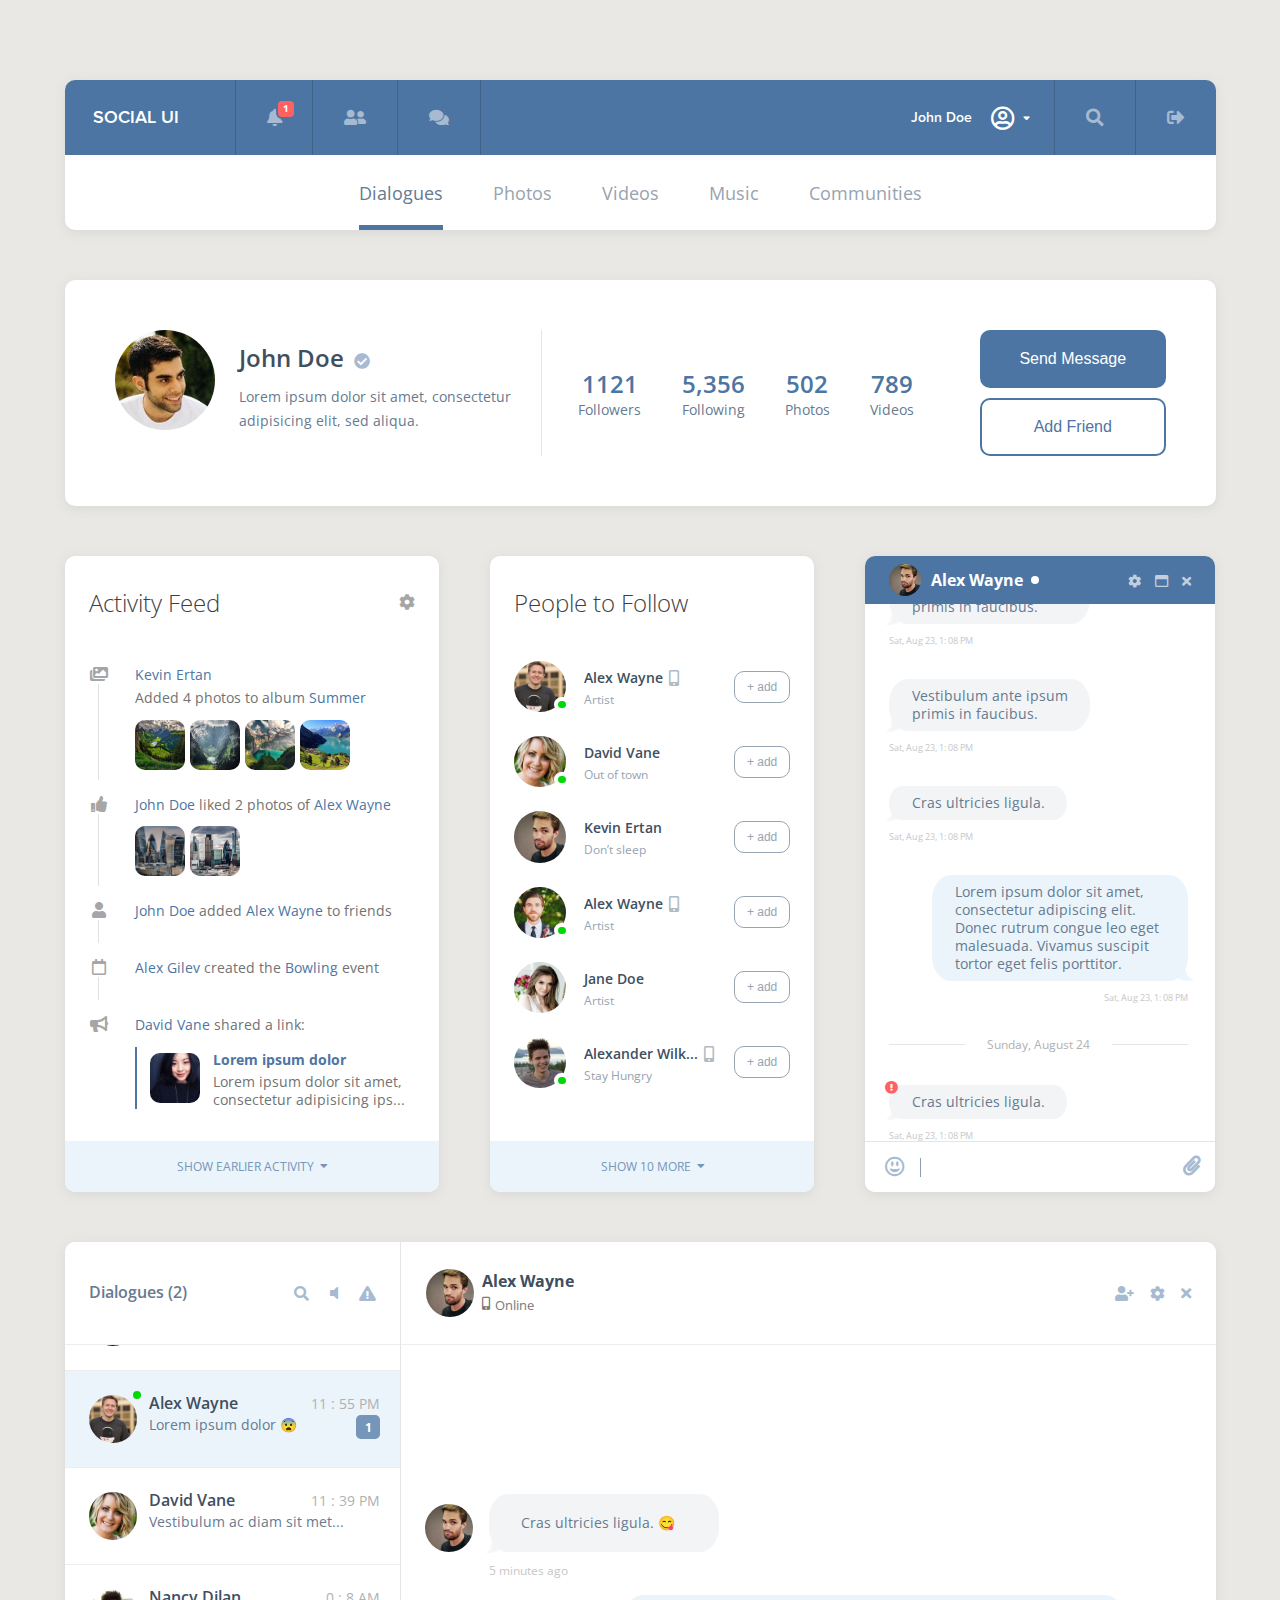
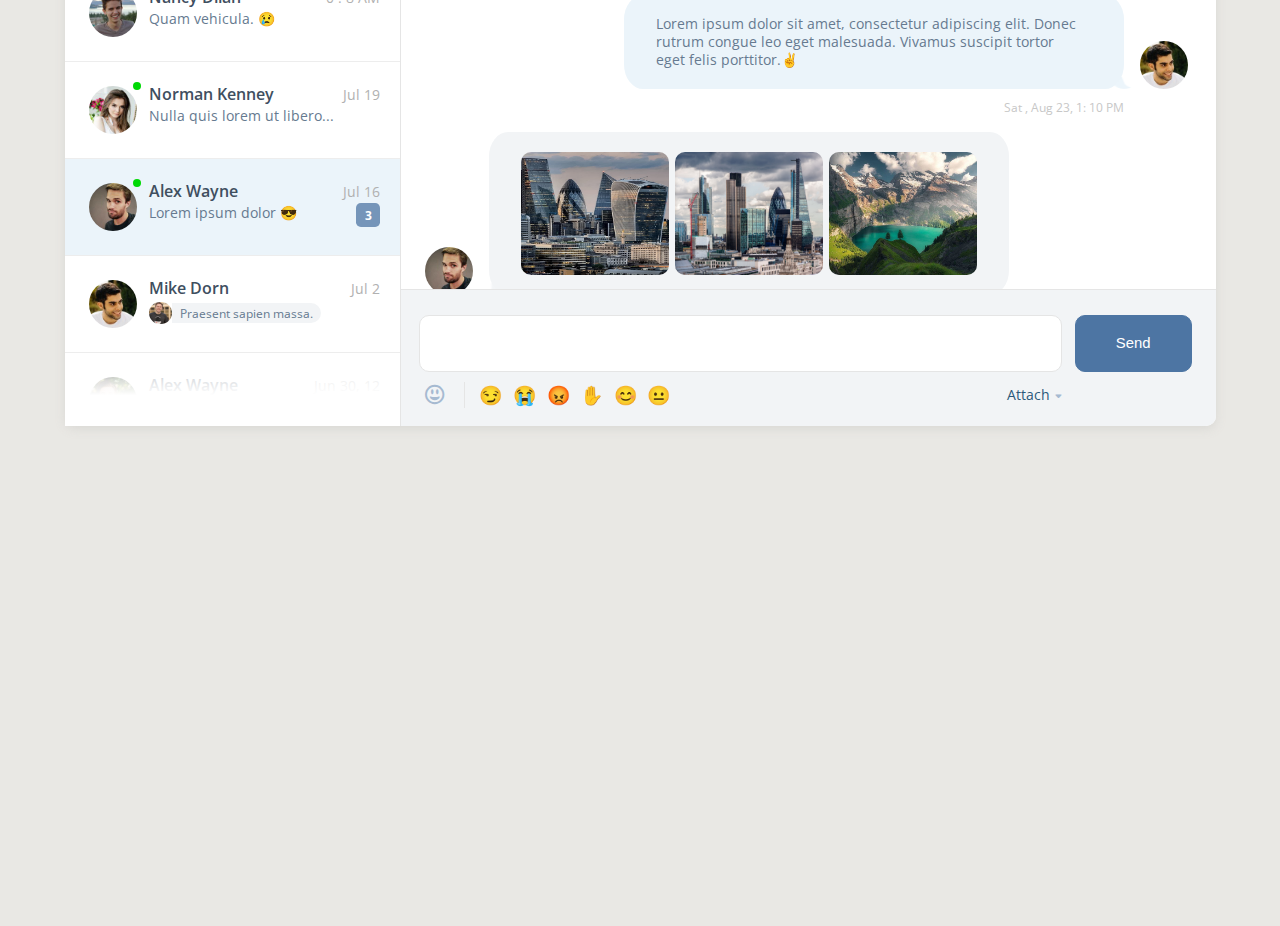
<file: index.html>
<!DOCTYPE html>
<html lang="en">

<head>
   <meta charset="UTF-8">
   <meta name="viewport" content="width=device-width, initial-scale=1.0">
   <title>Document</title>
   <link rel="stylesheet" href="./css/style.css">
   <link href="https://fonts.googleapis.com/css2?family=Open+Sans:wght@300;400;600&display=swap" rel="stylesheet">
   <link href="./libs/fontawesome/css/all.min.css" rel="stylesheet">
</head>

<body>
   <div class="container">
      <!-- Section 1 -->
      <header class="nav-wrapper">
         <menu class="top-menu">
            <li class="top-menu__item top-menu__item1">
               <a class="top-menu__link" href="#">
                  <p class="top-menu__logo">social ui</p>
               </a>
            </li>
            <li class="top-menu__item top-menu__item2">
               <a class="top-menu__link" href="#">
                  <i class="fas fa-bell indicator-active">
                     <div class="indicator-wrapper">
                        <span class="indicator">1</span>
                     </div>
                  </i>
               </a>
            </li>
            <li class="top-menu__item top-menu__item3">
               <a class="top-menu__link" href="#">
                  <i class="fas fa-user-friends">
                     <div class="indicator-wrapper">
                        <span class="indicator">1</span>
                     </div>
                  </i>
               </a>
            </li>
            <li class="top-menu__item top-menu__item4">
               <a class="top-menu__link" href="#">
                  <i class="fas fa-comments">
                     <div class="indicator-wrapper">
                        <span class="indicator">1</span>
                     </div>
                  </i>
               </a>
            </li>
            <li class="top-menu__item top-menu__item5">
               <div class="top-menu__wrapper-user">
                  <p class="top-menu__user-name">John Doe</p>
                  <i class="far fa-user-circle"></i>
                  <a class="top-menu__sort-dovn">
                     <i class="fas fa-sort-down"></i>
                  </a>
               </div>
            </li>
            <li class="top-menu__item top-menu__item6">
               <a class="top-menu__link" href="#">
                  <i class="fas fa-search"></i>
               </a>
            </li>
            <li class="top-menu__item top-menu__item7">
               <a class="top-menu__link" href="#">
                  <i class="fas fa-sign-out-alt"></i>
               </a>
            </li>
         </menu>
         <div class="bottom-nav">
            <nav class="navigation">
               <ul class="navigation__wrapper">
                  <li class="navigation__item">
                     <a href="#" class="navigation__link tab-active">Dialogues</a>
                  </li>
                  <li class="navigation__item">
                     <a href="#" class="navigation__link">Photos</a>
                  </li>
                  <li class="navigation__item">
                     <a href="#" class="navigation__link">Videos</a>
                  </li>
                  <li class="navigation__item">
                     <a href="#" class="navigation__link">Music</a>
                  </li>
                  <li class="navigation__item">
                     <a href="#" class="navigation__link">Communities</a>
                  </li>
               </ul>
            </nav>
         </div>
      </header>
      <!-- Section 2 -->
      <section class="user-information">
         <div class="user-information__item ">
            <div class="user-information__wrap-img">
               <img src="./libs/img/86.jpg" alt="user-avatar">
            </div>
            <div class="user-information__wrap-text">
               <span class="user-information__wrap-title">
                  <h1>John Doe</h1>
                  <i class="fas fa-check-circle"></i>
               </span>
               <p class="user-information__description">
                  Lorem ipsum dolor sit amet, consectetur<br>
                  adipisicing elit, sed aliqua.
               </p>
            </div>
         </div>
         <div class="user-information__item">
            <div class="user-information__wrap-count">
               <span>1121</span>
               <p>Followers</p>
            </div>
            <div class="user-information__wrap-count">
               <span>5,356</span>
               <p>Following</p>
            </div>
            <div class="user-information__wrap-count">
               <span>502</span>
               <p>Photos</p>
            </div>
            <div class="user-information__wrap-count">
               <span>789</span>
               <p>Videos</p>
            </div>
         </div>
         <div class="user-information__item">
            <button class="user-information__btn-send">Send Message</button>
            <button class="user-information__btn-add">Add Friend</button>
         </div>
      </section>
      <!-- Section 3 -->
      <div class="mobil-card">
         <section class="activity-feed">
            <div class="activity-feed__wrap-title">
               <h1>Activity Feed</h1>
               <a href="#" class="activity-feed__cog-link">
                  <i class="fas fa-cog"></i>
               </a>
            </div>
            <div class="activity-feed__wrap-feed">
               <div class="activity-feed__wrap-decor">
                  <i class="fas fa-images"></i>
                  <span class="activity-feed__decor"></span>
               </div>
               <h3 class="activity-feed__description">
                  <span><a href="#">Kevin Ertan</a></span><br>
                  Added 4 photos to album
                  <span><a href="#">Summer</a></span>
               </h3>
               <div class="activity-feed__wrap-images">
                  <div class="activity-feed__position-img">
                     <img src="./libs/img/s1.jpg" alt="city">
                  </div>
                  <div class="activity-feed__position-img">
                     <img src="./libs/img/s2.jpg" alt="city">
                  </div>
                  <div class="activity-feed__position-img">
                     <img src="./libs/img/s3.jpg" alt="city">
                  </div>
                  <div class="activity-feed__position-img">
                     <img src="./libs/img/s4.jpg" alt="city">
                  </div>
               </div>
            </div>
            <div class="activity-feed__wrap-feed">
               <div class="activity-feed__wrap-decor">
                  <i class="fas fa-thumbs-up"></i>
                  <span class="activity-feed__decor"></span>
               </div>
               <h3 class="activity-feed__description">
                  <span><a href="#">John Doe</a></span>
                  liked 2 photos of
                  <span><a href="#">Alex Wayne</a></span>
               </h3>
               <div class="activity-feed__wrap-images">
                  <div class="activity-feed__position-img">
                     <img src="./libs/img/city1.jpg" alt="city">
                  </div>
                  <div class="activity-feed__position-img">
                     <img src="./libs/img/LONDON-CITY.jpg" alt="city">
                  </div>
               </div>
            </div>
            <div class="activity-feed__wrap-feed">
               <div class="activity-feed__wrap-decor">
                  <i class="fas fa-user"></i>
                  <span class="activity-feed__decor"></span>
               </div>
               <h3 class="activity-feed__description">
                  <span><a href="#">John Doe</a></span>
                  added <span><a href="#">Alex Wayne</a></span> to friends
               </h3>
               <div class="activity-feed__wrap-images">
               </div>
            </div>
            <div class="activity-feed__wrap-feed">
               <div class="activity-feed__wrap-decor">
                  <i class="far fa-calendar"></i>
                  <span class="activity-feed__decor"></span>
               </div>
               <h3 class="activity-feed__description">
                  <span><a href="#">Alex Gilev</a></span>
                  created the <span><a href="#">Bowling</a></span> event
               </h3>
               <div class="activity-feed__wrap-images">
               </div>
            </div>
            <div class="activity-feed__wrap-feed">
               <div class="activity-feed__wrap-decor">
                  <i class="fas fa-bullhorn"></i>
                  <span class="activity-feed__decor"></span>
               </div>
               <h3 class="activity-feed__description">
                  <span><a href="#">David Vane</a></span>
                  shared a link:
               </h3>
               <div class="activity-feed__wrap-images">
                  <div class="activity-feed__decor2"></div>
                  <div class="activity-feed__position-img">
                     <img src="./libs/img/17.jpg" alt="city">
                  </div>
                  <div class="activity-feed__wrap-image-desc">
                     <h4><a href="#">Lorem ipsum dolor</a></h4>
                     <P>Lorem ipsum dolor sit amet,<br>
                        consectetur adipisicing ips...
                     </P>
                  </div>
                  <!--  -->
               </div>
            </div>
            <div class="activity-feed__wrap-show">
               <a href="#" class="activity-feed__show">
                  Show earlier activity
                  <i class="fas fa-caret-down"></i>
               </a>
            </div>
         </section>
         <section class="people-to-follow">
            <div class="people-to-follow__wrap-title">
               <h1 class="">People to Follow</h1>
            </div>
            <div class="people-to-follow__wrap-items">
               <div class="people-to-follow__item online online-mobil">
                  <div class="people-to-follow__wrap-image">
                     <img src="./libs/img/28.jpg" alt="people">
                     <span class="people-to-follow__online"></span>
                  </div>
                  <div class="people-to-follow__wrap-descriptions">
                     <div class="people-to-follow__wrapper-title">
                        <h2>Alex Wayne</h2>
                        <i class="fas fa-mobile-alt"></i>
                     </div>
                     <p>Artist</p>
                  </div>
                  <button class="people-to-follow__button">
                     + add
                  </button>
               </div>
               <!--  -->
               <div class="people-to-follow__item online">
                  <div class="people-to-follow__wrap-image">
                     <img src="./libs/img/3.jpg" alt="people">
                     <span class="people-to-follow__online"></span>
                  </div>
                  <div class="people-to-follow__wrap-descriptions">
                     <div class="people-to-follow__wrapper-title">
                        <h2>David Vane</h2>
                        <i class="fas fa-mobile-alt"></i>
                     </div>
                     <p>Out of town</p>
                  </div>
                  <button class="people-to-follow__button">
                     + add
                  </button>
               </div>
               <!--  -->
               <div class="people-to-follow__item">
                  <div class="people-to-follow__wrap-image">
                     <img src="./libs/img/81.jpg" alt="people">
                     <span class="people-to-follow__online"></span>
                  </div>
                  <div class="people-to-follow__wrap-descriptions">
                     <div class="people-to-follow__wrapper-title">
                        <h2>Kevin Ertan</h2>
                        <i class="fas fa-mobile-alt"></i>
                     </div>
                     <p>Don’t sleep</p>
                  </div>
                  <button class="people-to-follow__button">
                     + add
                  </button>
               </div>
               <!--  -->
               <div class="people-to-follow__item online online-mobil">
                  <div class="people-to-follow__wrap-image">
                     <img src="./libs/img/88.jpg" alt="people">
                     <span class="people-to-follow__online"></span>
                  </div>
                  <div class="people-to-follow__wrap-descriptions">
                     <div class="people-to-follow__wrapper-title">
                        <h2>Alex Wayne</h2>
                        <i class="fas fa-mobile-alt"></i>
                     </div>
                     <p>Artist</p>
                  </div>
                  <button class="people-to-follow__button">
                     + add
                  </button>
               </div>
               <!--  -->
               <div class="people-to-follow__item">
                  <div class="people-to-follow__wrap-image">
                     <img src="./libs/img/66.jpg" alt="people">
                     <span class="people-to-follow__online"></span>
                  </div>
                  <div class="people-to-follow__wrap-descriptions">
                     <div class="people-to-follow__wrapper-title">
                        <h2>Jane Doe</h2>
                        <i class="fas fa-mobile-alt"></i>
                     </div>
                     <p>Artist</p>
                  </div>
                  <button class="people-to-follow__button">
                     + add
                  </button>
               </div>
               <!--  -->
               <div class="people-to-follow__item online online-mobil">
                  <div class="people-to-follow__wrap-image">
                     <img src="./libs/img/42.jpg" alt="people">
                     <span class="people-to-follow__online"></span>
                  </div>
                  <div class="people-to-follow__wrap-descriptions">
                     <div class="people-to-follow__wrapper-title">
                        <h2>Alexander Wilk...</h2>
                        <i class="fas fa-mobile-alt"></i>
                     </div>
                     <p>Stay Hungry</p>
                  </div>
                  <button class="people-to-follow__button">
                     + add
                  </button>
               </div>
               <!--  -->
            </div>
            <div class="activity-feed__wrap-show">
               <a href="#" class="activity-feed__show">
                  <p>Show <span>10</span> more</p>
                  <i class="fas fa-caret-down"></i>
               </a>
            </div>
         </section>
         <section class="mobile-chat mobile-chat__active-online">
            <div class="mobile-chat__header">
               <div class="mobile-chat__wrap-image">
                  <img src="./libs/img/81.jpg" alt="people">
               </div>
               <div class="mobile-chat__wrap-title">
                  <h1>Alex Wayne</h1>
                  <span class="mobile-chat__online"></span>
               </div>
               <div class="mobile-chat__wrap-nav">
                  <a href="#">
                     <i class="fas fa-cog"></i>
                  </a>
                  <a href="#">
                     <i class="far fa-window-maximize"></i>
                  </a>
                  <a href="#">
                     <i class="fas fa-times"></i>
                  </a>
               </div>
            </div>
            <!-- mobile-chat__messages -->
            <div class="mobile-chat__messages">
               <!--  -->
               <div class="message__item message__item--incoming">
                  <div class="message__wrapper">
                     <div class="message__wrapper-text">
                        <p>
                           Vestibulum ante ipsum<br>
                           primis in faucibus.
                        </p>
                     </div>
                     <div class="message__wrapper-decor"></div>
                  </div>
                  <p class="message__data">
                     Sat,
                     <span>Aug </span>
                     <span>23</span>,
                     <span> 1</span>:
                     <span>08 </span>
                     <span>PM</span>
                  </p>
               </div>
               <!--  -->
               <div class="message__item message__item--incoming">
                  <div class="message__wrapper">
                     <div class="message__wrapper-text">
                        <p>
                           Vestibulum ante ipsum<br>
                           primis in faucibus.
                        </p>
                     </div>
                     <div class="message__wrapper-decor"></div>
                  </div>
                  <p class="message__data">
                     Sat,
                     <span>Aug </span>
                     <span>23</span>,
                     <span> 1</span>:
                     <span>08 </span>
                     <span>PM</span>
                  </p>
               </div>
               <!--  -->
               <div class="message__item message__item--incoming">
                  <div class="message__wrapper">
                     <div class="message__wrapper-text">
                        <p>
                           Cras ultricies ligula.
                        </p>
                     </div>
                     <div class="message__wrapper-decor"></div>
                  </div>
                  <p class="message__data">
                     Sat,
                     <span>Aug </span>
                     <span>23</span>,
                     <span> 1</span>:
                     <span>08 </span>
                     <span>PM</span>
                  </p>
               </div>
               <!--  -->
               <div class="message__item message__item--outgoing">
                  <div class="message__wrapper">
                     <div class="message__wrapper-text">
                        <p>
                           Lorem ipsum dolor sit amet, consectetur adipiscing elit. Donec rutrum congue leo eget
                           malesuada. Vivamus suscipit tortor eget felis porttitor.
                        </p>
                     </div>
                     <div class="message__wrapper-decor"></div>
                  </div>
                  <p class="message__data">
                     Sat,
                     <span>Aug </span>
                     <span>23</span>,
                     <span> 1</span>:
                     <span>08 </span>
                     <span>PM</span>
                  </p>
               </div>
               <!--  -->
               <div class="section-day__wrap">
                  <span class="section-day__decor"></span>
                  <p class="section-day__data">
                     <span>Sunday</span>,
                     <span>August</span>
                     <span>24</span>
                  </p>
                  <span class="section-day__decor"></span>
               </div>
               <!--  -->
               <div class="message__item message__item--incoming message__item--exclamation">
                  <div class="message__wrapper">
                     <div class="message__wrapper-text">
                        <p>
                           Cras ultricies ligula.
                        </p>
                     </div>
                     <div class="message__wrapper-decor"></div>
                     <i class="fas fa-exclamation-circle"></i>
                  </div>
                  <p class="message__data">
                     Sat,
                     <span>Aug </span>
                     <span>23</span>,
                     <span> 1</span>:
                     <span>08 </span>
                     <span>PM</span>
                  </p>
               </div>
               <!--  -->
               <div class="message__item message__item--outgoing">
                  <div class="message__wrapper">
                     <div class="message__wrapper-text">
                        <p>
                           Lorem ipsum dolor sit amet, consectetur adipiscing elit. Donec rutrum congue leo eget
                           malesuada. Vivamus suscipit tortor eget felis porttitor.
                        </p>
                     </div>
                     <div class="message__wrapper-decor"></div>
                  </div>
                  <p class="message__data">
                     Sat,
                     <span>Aug </span>
                     <span>23</span>,
                     <span> 1</span>:
                     <span>08 </span>
                     <span>PM</span>
                  </p>
               </div>
               <!--  -->
               <div class="message__item message__item--incoming">
                  <div class="message__wrapper">
                     <div class="message__wrapper-text">
                        <p>
                           Vestibulum ante ipsum<br>
                           primis in faucibus.
                        </p>
                     </div>
                     <div class="message__wrapper-decor"></div>
                  </div>
                  <p class="message__data">
                     Sat,
                     <span>Aug </span>
                     <span>23</span>,
                     <span> 1</span>:
                     <span>08 </span>
                     <span>PM</span>
                  </p>
               </div>
               <!--  -->
            </div>
            <!-- //mobile-chat__messages -->
            <form class="mobile-chat__form" action="#">
               <button class="mobile-chat__button">
                  <i class="far fa-grin-alt"></i>
               </button>
               <div class="mobile-chat__wrap-input">
                  <input type="text" name="text" value="" class="mobile-chat__input">
               </div>
               <div class="mobile-chat__wrap-input">
                  <input type="file" name="file" value="" id="mobile-chat__input-file"
                     class="mobile-chat__input input-file"
                     accept=".jpg, .jpeg, .png, .gif, .bmp, .doc, .docx, .xls, .xlsx, .txt, .tar, .zip, .7z, .7zip">
                  <label class="input-file__label" for="mobile-chat__input-file">
                     <i class="fas fa-paperclip"></i>
                  </label>
               </div>
            </form>
         </section>
      </div>
      <!-- Section 4 -->
      <section class="messages">
         <aside class="messages-aside">
            <div class="messages-aside__header">
               <h1>Dialogues (<span>2</span>)</h1>
               <div class="mssages-aside__wrap-links">
                  <a href="#" class="mssages-aside__link">
                     <i class="fas fa-search"></i>
                  </a>
                  <a href="#" class="mssages-aside__link">
                     <i class="fas fa-volume-off"></i>
                  </a>
                  <a href="#" class="mssages-aside__link">
                     <i class="fas fa-exclamation-triangle"></i>
                  </a>
               </div>
            </div>
            <div class="messages-aside__bottom-decor"></div>
            <!--  -->
            <div class="messages-aside__wrapper-items">
               <a href="#" class="messages-aside__item ">
                  <div class="messages-aside__wrap-img">
                     <img src="./libs/img/17.jpg" alt="user">
                     <span class="messages-aside__online"></span>
                  </div>
                  <div class="messages-aside__wrap-text">
                     <h3>Alex Wayne</h3>
                     <div class="messages-aside__wrap-description messages-aside__wrap-description--outgoing">
                        <p>Lorem ipsum dolor</p>
                        <div class="messages-aside__wrap-incoming">
                           <div class="messages-aside__wrap-incoming-items">
                              <div class="messages-aside__wrap-incoming-img">
                                 <img src="./libs/img/86.jpg" alt="user">
                              </div>
                              <div class="messages-aside__wrap-incoming-wrapText">
                                 <span class="messages-aside__wrap-incoming-text">
                                    Praesent sapien massa.
                                 </span>
                              </div>
                           </div>
                        </div>
                     </div>
                  </div>
                  <div class="messages-aside__wrap-time messages-aside__wrap-time--time-today">
                     <p>
                        <span class="messages-aside__span-time">
                           <span>11</span>
                           :
                           <span>55</span>
                           <span>PM</span>
                        </span>
                        <span class="messages-aside__span-month">
                           <span>Jul</span>
                           <span>19</span>
                        </span>
                        <span class="messages-aside__span-month-and-year">
                           <span>Jun</span>
                           <span>30</span>,
                           <span>12</span>
                        </span>
                     </p>
                     <div class="messages-aside__wrap-message-count">
                        <div class="messages-aside__message-count">
                           <span>1</span>
                        </div>
                     </div>
                  </div>
               </a>
               <!--  -->
               <a href="#"
                  class="messages-aside__item messages-aside__item--there-are-messages messages-aside__item--online">
                  <div class="messages-aside__wrap-img">
                     <img src="./libs/img/28.jpg" alt="user">
                     <span class="messages-aside__online"></span>
                  </div>
                  <div class="messages-aside__wrap-text">
                     <h3>Alex Wayne</h3>
                     <div class="messages-aside__wrap-description messages-aside__wrap-description--outgoing">
                        <p>Lorem ipsum dolor &#128552;</p>
                        <div class="messages-aside__wrap-incoming">
                           <div class="messages-aside__wrap-incoming-items">
                              <div class="messages-aside__wrap-incoming-img">
                                 <img src="./libs/img/86.jpg" alt="user">
                              </div>
                              <div class="messages-aside__wrap-incoming-wrapText">
                                 <span class="messages-aside__wrap-incoming-text">
                                    Praesent sapien massa.
                                 </span>
                              </div>
                           </div>
                        </div>
                     </div>
                  </div>
                  <div class="messages-aside__wrap-time messages-aside__wrap-time--time-today">
                     <p>
                        <span class="messages-aside__span-time">
                           <span>11</span>
                           :
                           <span>55</span>
                           <span>PM</span>
                        </span>
                        <span class="messages-aside__span-month">
                           <span>Jul</span>
                           <span>19</span>
                        </span>
                        <span class="messages-aside__span-month-and-year">
                           <span>Jun</span>
                           <span>30</span>,
                           <span>12</span>
                        </span>
                     </p>
                     <div class="messages-aside__wrap-message-count">
                        <div class="messages-aside__message-count">
                           <span>1</span>
                        </div>
                     </div>
                  </div>
               </a>
               <!--  -->
               <a href="#" class="messages-aside__item">
                  <div class="messages-aside__wrap-img">
                     <img src="./libs/img/3.jpg" alt="user">
                     <span class="messages-aside__online"></span>
                  </div>
                  <div class="messages-aside__wrap-text">
                     <h3>David Vane</h3>
                     <div class="messages-aside__wrap-description messages-aside__wrap-description--outgoing">
                        <p>Vestibulum ac diam sit met...</p>
                        <div class="messages-aside__wrap-incoming">
                           <div class="messages-aside__wrap-incoming-items">
                              <div class="messages-aside__wrap-incoming-img">
                                 <img src="./libs/img/17.jpg" alt="user">
                              </div>
                              <div class="messages-aside__wrap-incoming-wrapText">
                                 <span class="messages-aside__wrap-incoming-text">
                                    Praesent sapien massa.
                                 </span>
                              </div>
                           </div>
                        </div>
                     </div>
                  </div>
                  <div class="messages-aside__wrap-time messages-aside__wrap-time--time-today">
                     <p>
                        <span class="messages-aside__span-time">
                           <span>11</span>
                           :
                           <span>39</span>
                           <span>PM</span>
                        </span>
                        <span class="messages-aside__span-month">
                           <span>Jul</span>
                           <span>19</span>
                        </span>
                        <span class="messages-aside__span-month-and-year">
                           <span>Jun</span>
                           <span>30</span>,
                           <span>12</span>
                        </span>
                     </p>
                     <div class="messages-aside__wrap-message-count">
                        <div class="messages-aside__message-count">
                           <span>1</span>
                        </div>
                     </div>
                  </div>
               </a>
               <!--  -->
               <a href="#" class="messages-aside__item">
                  <div class="messages-aside__wrap-img">
                     <img src="./libs/img/42.jpg" alt="user">
                     <span class="messages-aside__online"></span>
                  </div>
                  <div class="messages-aside__wrap-text">
                     <h3>Nancy Dilan</h3>
                     <div class="messages-aside__wrap-description messages-aside__wrap-description--outgoing">
                        <p>Quam vehicula. &#128546;</p>
                        <div class="messages-aside__wrap-incoming">
                           <div class="messages-aside__wrap-incoming-items">
                              <div class="messages-aside__wrap-incoming-img">
                                 <img src="./libs/img/86.jpg" alt="user">
                              </div>
                              <div class="messages-aside__wrap-incoming-wrapText">
                                 <span class="messages-aside__wrap-incoming-text">
                                    Praesent sapien massa.
                                 </span>
                              </div>
                           </div>
                        </div>
                     </div>
                  </div>
                  <div class="messages-aside__wrap-time messages-aside__wrap-time--time-today">
                     <p>
                        <span class="messages-aside__span-time">
                           <span>0</span>
                           :
                           <span>8</span>
                           <span>AM</span>
                        </span>
                        <span class="messages-aside__span-month">
                           <span>Jul</span>
                           <span>19</span>
                        </span>
                        <span class="messages-aside__span-month-and-year">
                           <span>Jun</span>
                           <span>30</span>,
                           <span>12</span>
                        </span>
                     </p>
                     <div class="messages-aside__wrap-message-count">
                        <div class="messages-aside__message-count">
                           <span>1</span>
                        </div>
                     </div>
                  </div>
               </a>
               <!--  -->
               <a href="#" class="messages-aside__item messages-aside__item--online">
                  <div class="messages-aside__wrap-img">
                     <img src="./libs/img/66.jpg" alt="user">
                     <span class="messages-aside__online"></span>
                  </div>
                  <div class="messages-aside__wrap-text">
                     <h3>Norman Kenney</h3>
                     <div class="messages-aside__wrap-description messages-aside__wrap-description--outgoing">
                        <p>Nulla quis lorem ut libero...</p>
                        <div class="messages-aside__wrap-incoming">
                           <div class="messages-aside__wrap-incoming-items">
                              <div class="messages-aside__wrap-incoming-img">
                                 <img src="./libs/img/3.jpg" alt="user">
                              </div>
                              <div class="messages-aside__wrap-incoming-wrapText">
                                 <span class="messages-aside__wrap-incoming-text">
                                    Praesent sapien massa.
                                 </span>
                              </div>
                           </div>
                        </div>
                     </div>
                  </div>
                  <div class="messages-aside__wrap-time messages-aside__wrap-time--month">
                     <p>
                        <span class="messages-aside__span-time">
                           <span>11</span>
                           :
                           <span>55</span>
                           <span>PM</span>
                        </span>
                        <span class="messages-aside__span-month">
                           <span>Jul</span>
                           <span>19</span>
                        </span>
                        <span class="messages-aside__span-month-and-year">
                           <span>Jun</span>
                           <span>30</span>,
                           <span>12</span>
                        </span>
                     </p>
                     <div class="messages-aside__wrap-message-count">
                        <div class="messages-aside__message-count">
                           <span>1</span>
                        </div>
                     </div>
                  </div>
               </a>
               <!--  -->
               <a href="#"
                  class="messages-aside__item messages-aside__item--there-are-messages messages-aside__item--online">
                  <div class="messages-aside__wrap-img">
                     <img src="./libs/img/81.jpg" alt="user">
                     <span class="messages-aside__online"></span>
                  </div>
                  <div class="messages-aside__wrap-text">
                     <h3>Alex Wayne</h3>
                     <div class="messages-aside__wrap-description messages-aside__wrap-description--outgoing">
                        <p>Lorem ipsum dolor &#128526;</p>
                        <div class="messages-aside__wrap-incoming">
                           <div class="messages-aside__wrap-incoming-items">
                              <div class="messages-aside__wrap-incoming-img">
                                 <img src="./libs/img/28.jpg" alt="user">
                              </div>
                              <div class="messages-aside__wrap-incoming-wrapText">
                                 <span class="messages-aside__wrap-incoming-text">
                                    Praesent sapien massa.
                                 </span>
                              </div>
                           </div>
                        </div>
                     </div>
                  </div>
                  <div class="messages-aside__wrap-time messages-aside__wrap-time--month">
                     <p>
                        <span class="messages-aside__span-time">
                           <span>11</span>
                           :
                           <span>55</span>
                           <span>PM</span>
                        </span>
                        <span class="messages-aside__span-month">
                           <span>Jul</span>
                           <span>16</span>
                        </span>
                        <span class="messages-aside__span-month-and-year">
                           <span>Jun</span>
                           <span>30</span>,
                           <span>12</span>
                        </span>
                     </p>
                     <div class="messages-aside__wrap-message-count">
                        <div class="messages-aside__message-count">
                           <span>3</span>
                        </div>
                     </div>
                  </div>
               </a>
               <!--  -->
               <a href="#" class="messages-aside__item">
                  <div class="messages-aside__wrap-img">
                     <img src="./libs/img/86.jpg" alt="user">
                     <span class="messages-aside__online"></span>
                  </div>
                  <div class="messages-aside__wrap-text">
                     <h3>Mike Dorn</h3>
                     <div class="messages-aside__wrap-description messages-aside__wrap-description--incoming">
                        <p>Lorem ipsum dolor &#128526;</p>
                        <div class="messages-aside__wrap-incoming">
                           <div class="messages-aside__wrap-incoming-items">
                              <div class="messages-aside__wrap-incoming-img">
                                 <img src="./libs/img/28.jpg" alt="user">
                              </div>
                              <div class="messages-aside__wrap-incoming-wrapText">
                                 <span class="messages-aside__wrap-incoming-text">
                                    Praesent sapien massa.
                                 </span>
                              </div>
                           </div>
                        </div>
                     </div>
                  </div>
                  <div class="messages-aside__wrap-time messages-aside__wrap-time--month">
                     <p>
                        <span class="messages-aside__span-time">
                           <span>11</span>
                           :
                           <span>55</span>
                           <span>PM</span>
                        </span>
                        <span class="messages-aside__span-month">
                           <span>Jul</span>
                           <span>2</span>
                        </span>
                        <span class="messages-aside__span-month-and-year">
                           <span>Jun</span>
                           <span>30</span>,
                           <span>12</span>
                        </span>
                     </p>
                     <div class="messages-aside__wrap-message-count">
                        <div class="messages-aside__message-count">
                           <span>3</span>
                        </div>
                     </div>
                  </div>
               </a>
               <!--  -->
               <a href="#" class="messages-aside__item">
                  <div class="messages-aside__wrap-img">
                     <img src="./libs/img/88.jpg" alt="user">
                     <span class="messages-aside__online"></span>
                  </div>
                  <div class="messages-aside__wrap-text">
                     <h3>Alex Wayne</h3>
                     <div class="messages-aside__wrap-description messages-aside__wrap-description--outgoing">
                        <p>Convallis a pellentesque...</p>
                        <div class="messages-aside__wrap-incoming">
                           <div class="messages-aside__wrap-incoming-items">
                              <div class="messages-aside__wrap-incoming-img">
                                 <img src="./libs/img/28.jpg" alt="user">
                              </div>
                              <div class="messages-aside__wrap-incoming-wrapText">
                                 <span class="messages-aside__wrap-incoming-text">
                                    Praesent sapien massa.
                                 </span>
                              </div>
                           </div>
                        </div>
                     </div>
                  </div>
                  <div class="messages-aside__wrap-time messages-aside__wrap-time--month-and-year">
                     <p>
                        <span class="messages-aside__span-time">
                           <span>11</span>
                           :
                           <span>55</span>
                           <span>PM</span>
                        </span>
                        <span class="messages-aside__span-month">
                           <span>Jul</span>
                           <span>16</span>
                        </span>
                        <span class="messages-aside__span-month-and-year">
                           <span>Jun</span>
                           <span>30</span>,
                           <span>12</span>
                        </span>
                     </p>
                     <div class="messages-aside__wrap-message-count">
                        <div class="messages-aside__message-count">
                           <span>3</span>
                        </div>
                     </div>
                  </div>
               </a>
               <!--  -->
               <a href="#" class="messages-aside__item">
                  <div class="messages-aside__wrap-img">
                     <img src="./libs/img/66.jpg" alt="user">
                     <span class="messages-aside__online"></span>
                  </div>
                  <div class="messages-aside__wrap-text">
                     <h3>Anna Doe</h3>
                     <div class="messages-aside__wrap-description messages-aside__wrap-description--outgoing">
                        <p>Convallis a pellentesque...</p>
                        <div class="messages-aside__wrap-incoming">
                           <div class="messages-aside__wrap-incoming-items">
                              <div class="messages-aside__wrap-incoming-img">
                                 <img src="./libs/img/28.jpg" alt="user">
                              </div>
                              <div class="messages-aside__wrap-incoming-wrapText">
                                 <span class="messages-aside__wrap-incoming-text">
                                    Praesent sapien massa.
                                 </span>
                              </div>
                           </div>
                        </div>
                     </div>
                  </div>
                  <div class="messages-aside__wrap-time messages-aside__wrap-time--month-and-year">
                     <p>
                        <span class="messages-aside__span-time">
                           <span>11</span>
                           :
                           <span>55</span>
                           <span>PM</span>
                        </span>
                        <span class="messages-aside__span-month">
                           <span>Jul</span>
                           <span>16</span>
                        </span>
                        <span class="messages-aside__span-month-and-year">
                           <span>Jun</span>
                           <span>29</span>,
                           <span>11</span>
                        </span>
                     </p>
                     <div class="messages-aside__wrap-message-count">
                        <div class="messages-aside__message-count">
                           <span>3</span>
                        </div>
                     </div>
                  </div>
               </a>
               <!-- dubble -->
               <a href="#" class="messages-aside__item ">
                  <div class="messages-aside__wrap-img">
                     <img src="./libs/img/17.jpg" alt="user">
                     <span class="messages-aside__online"></span>
                  </div>
                  <div class="messages-aside__wrap-text">
                     <h3>Alex Wayne</h3>
                     <div class="messages-aside__wrap-description messages-aside__wrap-description--outgoing">
                        <p>Lorem ipsum dolor</p>
                        <div class="messages-aside__wrap-incoming">
                           <div class="messages-aside__wrap-incoming-items">
                              <div class="messages-aside__wrap-incoming-img">
                                 <img src="./libs/img/86.jpg" alt="user">
                              </div>
                              <div class="messages-aside__wrap-incoming-wrapText">
                                 <span class="messages-aside__wrap-incoming-text">
                                    Praesent sapien massa.
                                 </span>
                              </div>
                           </div>
                        </div>
                     </div>
                  </div>
                  <div class="messages-aside__wrap-time messages-aside__wrap-time--time-today">
                     <p>
                        <span class="messages-aside__span-time">
                           <span>11</span>
                           :
                           <span>55</span>
                           <span>PM</span>
                        </span>
                        <span class="messages-aside__span-month">
                           <span>Jul</span>
                           <span>19</span>
                        </span>
                        <span class="messages-aside__span-month-and-year">
                           <span>Jun</span>
                           <span>30</span>,
                           <span>12</span>
                        </span>
                     </p>
                     <div class="messages-aside__wrap-message-count">
                        <div class="messages-aside__message-count">
                           <span>1</span>
                        </div>
                     </div>
                  </div>
               </a>
               <!--  -->
               <a href="#"
                  class="messages-aside__item messages-aside__item--there-are-messages messages-aside__item--online">
                  <div class="messages-aside__wrap-img">
                     <img src="./libs/img/28.jpg" alt="user">
                     <span class="messages-aside__online"></span>
                  </div>
                  <div class="messages-aside__wrap-text">
                     <h3>Alex Wayne</h3>
                     <div class="messages-aside__wrap-description messages-aside__wrap-description--outgoing">
                        <p>Lorem ipsum dolor &#128552;</p>
                        <div class="messages-aside__wrap-incoming">
                           <div class="messages-aside__wrap-incoming-items">
                              <div class="messages-aside__wrap-incoming-img">
                                 <img src="./libs/img/86.jpg" alt="user">
                              </div>
                              <div class="messages-aside__wrap-incoming-wrapText">
                                 <span class="messages-aside__wrap-incoming-text">
                                    Praesent sapien massa.
                                 </span>
                              </div>
                           </div>
                        </div>
                     </div>
                  </div>
                  <div class="messages-aside__wrap-time messages-aside__wrap-time--time-today">
                     <p>
                        <span class="messages-aside__span-time">
                           <span>11</span>
                           :
                           <span>55</span>
                           <span>PM</span>
                        </span>
                        <span class="messages-aside__span-month">
                           <span>Jul</span>
                           <span>19</span>
                        </span>
                        <span class="messages-aside__span-month-and-year">
                           <span>Jun</span>
                           <span>30</span>,
                           <span>12</span>
                        </span>
                     </p>
                     <div class="messages-aside__wrap-message-count">
                        <div class="messages-aside__message-count">
                           <span>1</span>
                        </div>
                     </div>
                  </div>
               </a>
               <!--  -->
               <a href="#" class="messages-aside__item">
                  <div class="messages-aside__wrap-img">
                     <img src="./libs/img/3.jpg" alt="user">
                     <span class="messages-aside__online"></span>
                  </div>
                  <div class="messages-aside__wrap-text">
                     <h3>David Vane</h3>
                     <div class="messages-aside__wrap-description messages-aside__wrap-description--outgoing">
                        <p>Vestibulum ac diam sit met...</p>
                        <div class="messages-aside__wrap-incoming">
                           <div class="messages-aside__wrap-incoming-items">
                              <div class="messages-aside__wrap-incoming-img">
                                 <img src="./libs/img/17.jpg" alt="user">
                              </div>
                              <div class="messages-aside__wrap-incoming-wrapText">
                                 <span class="messages-aside__wrap-incoming-text">
                                    Praesent sapien massa.
                                 </span>
                              </div>
                           </div>
                        </div>
                     </div>
                  </div>
                  <div class="messages-aside__wrap-time messages-aside__wrap-time--time-today">
                     <p>
                        <span class="messages-aside__span-time">
                           <span>11</span>
                           :
                           <span>39</span>
                           <span>PM</span>
                        </span>
                        <span class="messages-aside__span-month">
                           <span>Jul</span>
                           <span>19</span>
                        </span>
                        <span class="messages-aside__span-month-and-year">
                           <span>Jun</span>
                           <span>30</span>,
                           <span>12</span>
                        </span>
                     </p>
                     <div class="messages-aside__wrap-message-count">
                        <div class="messages-aside__message-count">
                           <span>1</span>
                        </div>
                     </div>
                  </div>
               </a>
               <!--  -->
               <a href="#" class="messages-aside__item">
                  <div class="messages-aside__wrap-img">
                     <img src="./libs/img/42.jpg" alt="user">
                     <span class="messages-aside__online"></span>
                  </div>
                  <div class="messages-aside__wrap-text">
                     <h3>Nancy Dilan</h3>
                     <div class="messages-aside__wrap-description messages-aside__wrap-description--outgoing">
                        <p>Quam vehicula. &#128546;</p>
                        <div class="messages-aside__wrap-incoming">
                           <div class="messages-aside__wrap-incoming-items">
                              <div class="messages-aside__wrap-incoming-img">
                                 <img src="./libs/img/86.jpg" alt="user">
                              </div>
                              <div class="messages-aside__wrap-incoming-wrapText">
                                 <span class="messages-aside__wrap-incoming-text">
                                    Praesent sapien massa.
                                 </span>
                              </div>
                           </div>
                        </div>
                     </div>
                  </div>
                  <div class="messages-aside__wrap-time messages-aside__wrap-time--time-today">
                     <p>
                        <span class="messages-aside__span-time">
                           <span>0</span>
                           :
                           <span>8</span>
                           <span>AM</span>
                        </span>
                        <span class="messages-aside__span-month">
                           <span>Jul</span>
                           <span>19</span>
                        </span>
                        <span class="messages-aside__span-month-and-year">
                           <span>Jun</span>
                           <span>30</span>,
                           <span>12</span>
                        </span>
                     </p>
                     <div class="messages-aside__wrap-message-count">
                        <div class="messages-aside__message-count">
                           <span>1</span>
                        </div>
                     </div>
                  </div>
               </a>
               <!--  -->
               <a href="#" class="messages-aside__item messages-aside__item--online">
                  <div class="messages-aside__wrap-img">
                     <img src="./libs/img/66.jpg" alt="user">
                     <span class="messages-aside__online"></span>
                  </div>
                  <div class="messages-aside__wrap-text">
                     <h3>Norman Kenney</h3>
                     <div class="messages-aside__wrap-description messages-aside__wrap-description--outgoing">
                        <p>Nulla quis lorem ut libero...</p>
                        <div class="messages-aside__wrap-incoming">
                           <div class="messages-aside__wrap-incoming-items">
                              <div class="messages-aside__wrap-incoming-img">
                                 <img src="./libs/img/3.jpg" alt="user">
                              </div>
                              <div class="messages-aside__wrap-incoming-wrapText">
                                 <span class="messages-aside__wrap-incoming-text">
                                    Praesent sapien massa.
                                 </span>
                              </div>
                           </div>
                        </div>
                     </div>
                  </div>
                  <div class="messages-aside__wrap-time messages-aside__wrap-time--month">
                     <p>
                        <span class="messages-aside__span-time">
                           <span>11</span>
                           :
                           <span>55</span>
                           <span>PM</span>
                        </span>
                        <span class="messages-aside__span-month">
                           <span>Jul</span>
                           <span>19</span>
                        </span>
                        <span class="messages-aside__span-month-and-year">
                           <span>Jun</span>
                           <span>30</span>,
                           <span>12</span>
                        </span>
                     </p>
                     <div class="messages-aside__wrap-message-count">
                        <div class="messages-aside__message-count">
                           <span>1</span>
                        </div>
                     </div>
                  </div>
               </a>
               <!--  -->
               <a href="#"
                  class="messages-aside__item messages-aside__item--there-are-messages messages-aside__item--online">
                  <div class="messages-aside__wrap-img">
                     <img src="./libs/img/81.jpg" alt="user">
                     <span class="messages-aside__online"></span>
                  </div>
                  <div class="messages-aside__wrap-text">
                     <h3>Alex Wayne</h3>
                     <div class="messages-aside__wrap-description messages-aside__wrap-description--outgoing">
                        <p>Lorem ipsum dolor &#128526;</p>
                        <div class="messages-aside__wrap-incoming">
                           <div class="messages-aside__wrap-incoming-items">
                              <div class="messages-aside__wrap-incoming-img">
                                 <img src="./libs/img/28.jpg" alt="user">
                              </div>
                              <div class="messages-aside__wrap-incoming-wrapText">
                                 <span class="messages-aside__wrap-incoming-text">
                                    Praesent sapien massa.
                                 </span>
                              </div>
                           </div>
                        </div>
                     </div>
                  </div>
                  <div class="messages-aside__wrap-time messages-aside__wrap-time--month">
                     <p>
                        <span class="messages-aside__span-time">
                           <span>11</span>
                           :
                           <span>55</span>
                           <span>PM</span>
                        </span>
                        <span class="messages-aside__span-month">
                           <span>Jul</span>
                           <span>16</span>
                        </span>
                        <span class="messages-aside__span-month-and-year">
                           <span>Jun</span>
                           <span>30</span>,
                           <span>12</span>
                        </span>
                     </p>
                     <div class="messages-aside__wrap-message-count">
                        <div class="messages-aside__message-count">
                           <span>3</span>
                        </div>
                     </div>
                  </div>
               </a>
               <!--  -->
               <a href="#" class="messages-aside__item">
                  <div class="messages-aside__wrap-img">
                     <img src="./libs/img/86.jpg" alt="user">
                     <span class="messages-aside__online"></span>
                  </div>
                  <div class="messages-aside__wrap-text">
                     <h3>Mike Dorn</h3>
                     <div class="messages-aside__wrap-description messages-aside__wrap-description--incoming">
                        <p>Lorem ipsum dolor &#128526;</p>
                        <div class="messages-aside__wrap-incoming">
                           <div class="messages-aside__wrap-incoming-items">
                              <div class="messages-aside__wrap-incoming-img">
                                 <img src="./libs/img/28.jpg" alt="user">
                              </div>
                              <div class="messages-aside__wrap-incoming-wrapText">
                                 <span class="messages-aside__wrap-incoming-text">
                                    Praesent sapien massa.
                                 </span>
                              </div>
                           </div>
                        </div>
                     </div>
                  </div>
                  <div class="messages-aside__wrap-time messages-aside__wrap-time--month">
                     <p>
                        <span class="messages-aside__span-time">
                           <span>11</span>
                           :
                           <span>55</span>
                           <span>PM</span>
                        </span>
                        <span class="messages-aside__span-month">
                           <span>Jul</span>
                           <span>2</span>
                        </span>
                        <span class="messages-aside__span-month-and-year">
                           <span>Jun</span>
                           <span>30</span>,
                           <span>12</span>
                        </span>
                     </p>
                     <div class="messages-aside__wrap-message-count">
                        <div class="messages-aside__message-count">
                           <span>3</span>
                        </div>
                     </div>
                  </div>
               </a>
               <!--  -->
               <a href="#" class="messages-aside__item">
                  <div class="messages-aside__wrap-img">
                     <img src="./libs/img/88.jpg" alt="user">
                     <span class="messages-aside__online"></span>
                  </div>
                  <div class="messages-aside__wrap-text">
                     <h3>Alex Wayne</h3>
                     <div class="messages-aside__wrap-description messages-aside__wrap-description--outgoing">
                        <p>Convallis a pellentesque...</p>
                        <div class="messages-aside__wrap-incoming">
                           <div class="messages-aside__wrap-incoming-items">
                              <div class="messages-aside__wrap-incoming-img">
                                 <img src="./libs/img/28.jpg" alt="user">
                              </div>
                              <div class="messages-aside__wrap-incoming-wrapText">
                                 <span class="messages-aside__wrap-incoming-text">
                                    Praesent sapien massa.
                                 </span>
                              </div>
                           </div>
                        </div>
                     </div>
                  </div>
                  <div class="messages-aside__wrap-time messages-aside__wrap-time--month-and-year">
                     <p>
                        <span class="messages-aside__span-time">
                           <span>11</span>
                           :
                           <span>55</span>
                           <span>PM</span>
                        </span>
                        <span class="messages-aside__span-month">
                           <span>Jul</span>
                           <span>16</span>
                        </span>
                        <span class="messages-aside__span-month-and-year">
                           <span>Jun</span>
                           <span>30</span>,
                           <span>12</span>
                        </span>
                     </p>
                     <div class="messages-aside__wrap-message-count">
                        <div class="messages-aside__message-count">
                           <span>3</span>
                        </div>
                     </div>
                  </div>
               </a>
               <!--  -->
               <a href="#" class="messages-aside__item">
                  <div class="messages-aside__wrap-img">
                     <img src="./libs/img/66.jpg" alt="user">
                     <span class="messages-aside__online"></span>
                  </div>
                  <div class="messages-aside__wrap-text">
                     <h3>Anna Doe</h3>
                     <div class="messages-aside__wrap-description messages-aside__wrap-description--outgoing">
                        <p>Convallis a pellentesque...</p>
                        <div class="messages-aside__wrap-incoming">
                           <div class="messages-aside__wrap-incoming-items">
                              <div class="messages-aside__wrap-incoming-img">
                                 <img src="./libs/img/28.jpg" alt="user">
                              </div>
                              <div class="messages-aside__wrap-incoming-wrapText">
                                 <span class="messages-aside__wrap-incoming-text">
                                    Praesent sapien massa.
                                 </span>
                              </div>
                           </div>
                        </div>
                     </div>
                  </div>
                  <div class="messages-aside__wrap-time messages-aside__wrap-time--month-and-year">
                     <p>
                        <span class="messages-aside__span-time">
                           <span>11</span>
                           :
                           <span>55</span>
                           <span>PM</span>
                        </span>
                        <span class="messages-aside__span-month">
                           <span>Jul</span>
                           <span>16</span>
                        </span>
                        <span class="messages-aside__span-month-and-year">
                           <span>Jun</span>
                           <span>29</span>,
                           <span>11</span>
                        </span>
                     </p>
                     <div class="messages-aside__wrap-message-count">
                        <div class="messages-aside__message-count">
                           <span>3</span>
                        </div>
                     </div>
                  </div>
               </a>
            </div>
         </aside>
         <section class="messages-section">
            <div class="messages-section__header">
               <div class="messages-section__wrap-user-info messages-section__wrap-user-info--online">
                  <div class="messages-section__wrap-header-image">
                     <img src="./libs/img/81.jpg" alt="user">
                  </div>
                  <div class="messages-section__wrap-header-text">
                     <h1>Alex Wayne</h1>
                     <div class="messages-section__wrap-user-online">
                        <div class="messages-section__wrap-user-online-desctop">
                           <div class="messages-section__user-online">
                              <i class="fas fa-mobile-alt"></i>
                              <p>Online</p>
                           </div>
                        </div>
                        <span class="messages-section__wrap-user-online-mobil"></span>
                     </div>
                  </div>
               </div>
               <div class="messages-section__header-options">
                  <a href="#" class="messages-section__header-options-link">
                     <i class="fas fa-user-plus"></i>
                  </a>
                  <a href="#" class="messages-section__header-options-link">
                     <i class="fas fa-cog"></i>
                  </a>
                  <a href="#" class="messages-section__header-options-link">
                     <i class="fas fa-times"></i>
                  </a>
               </div>
            </div>
            <form class="messages-section__form" action="#">
               <div class="messages-section__wrap-input">
                  <input type="text" name="text" value="" class="messages-section__input">
               </div>
               <button class="messages-section__send" type="submit" value="Send">Send</button>
               <div class="messages-section__wrap-smile">
                  <button class="messages-section__button-smile">
                     <i class="far fa-grin-alt"></i>
                  </button>
                  <div class="messages-section__footer-decor"></div>
                  <div class="messages-section__links-smile">
                     <a href="#" class="">&#128527;</a>
                     <a href="#" class="">&#128557;</a>
                     <a href="#" class="">&#128545;</a>
                     <a href="#" class="">&#9995;</a>
                     <a href="#" class="">&#128522;</a>
                     <a href="#" class="">&#128528;</a>
                  </div>
                  <div class="messages-section__attach">
                     <input type="file" name="file" value="" id="messages-section__input-file"
                        class="messages-section__input messages-section__input--file"
                        accept=".jpg, .jpeg, .png, .gif, .bmp, .doc, .docx, .xls, .xlsx, .txt, .tar, .zip, .7z, .7zip">
                     <label class="messages-section__input-file-label" for="messages-section__input-file">
                        <span class="messages-section__desctop">Attach <i class="fas fa-sort-down"></i></span>
                     </label>
                  </div>
               </div>
               <div class="messages-section__attach messages-section__attach-mobil">
                  <input type="file" name="file" value="" id="messages-section__input-file"
                     class="messages-section__input messages-section__input--file"
                     accept=".jpg, .jpeg, .png, .gif, .bmp, .doc, .docx, .xls, .xlsx, .txt, .tar, .zip, .7z, .7zip">
                  <label class="messages-section__input-file-label" for="messages-section__input-file">
                     <span class="messages-section__mobil"><i class="fas fa-paperclip"></i></span>
                  </label>
               </div>
            </form>
            <div class="messages-section__wrap-content">
               <br>
               <br>
               <br>
               <br>
               <br>
               <br>
               <br>
               <br>
               <br>
               <br>
               <!--  -->
               <div class="messages-section__message-item messages-section__message-item--incoming">
                  <div class="messages-section__wrap-user-img"></div>
                  <div class="messages-section__message-wrapper">
                     <div class="messages-section__message-wrapper-text">
                        <p>
                           Cras ultricies ligula. &#128523;
                        </p>
                        <div class="wrap-typing">
                           ... <i class="fas fa-pencil-alt"></i>
                        </div>
                     </div>
                     <div class="messages-section__message-wrapper-decor"></div>
                  </div>
                  <p class="messages-section__message-data messages-section__message-data--minutes">
                     <span class="month-day-time">
                        <span>Sat </span>,
                        <span>Aug </span>
                        <span>23</span>,
                        <span> 1</span>:
                        <span>08 </span>
                        <span>PM</span>
                     </span>
                     <span class="minutes">
                        <span>5</span>
                        <span>minutes ago</span>
                     </span>
                     <span class="time">
                        <span>3</span>:
                        <span>10</span>
                        <span> PM</span>
                     </span>
                     <span class="typing">
                        <span>Typing...</span>
                     </span>
                  </p>
               </div>
               <!--  -->
               <div class="messages-section__message-item messages-section__message-item--outgoing">
                  <div class="messages-section__wrap-user-img"></div>
                  <div class="messages-section__message-wrapper">
                     <div class="messages-section__message-wrapper-text">
                        <p>
                           Lorem ipsum dolor sit amet, consectetur adipiscing elit. Donec rutrum congue leo eget
                           malesuada. Vivamus suscipit tortor eget felis porttitor.&#9996;
                        </p>
                        <div class="wrap-typing">
                           ... <i class="fas fa-pencil-alt"></i>
                        </div>
                     </div>
                     <div class="messages-section__message-wrapper-decor"></div>
                  </div>
                  <p class="messages-section__message-data messages-section__message-data--month-day-time">
                     <span class="month-day-time">
                        <span>Sat </span>,
                        <span>Aug </span>
                        <span>23</span>,
                        <span> 1</span>:
                        <span>10 </span>
                        <span>PM</span>
                     </span>
                     <span class="minutes">
                        <span>5</span>
                        <span>minutes ago</span>
                     </span>
                     <span class="time">
                        <span>3</span>:
                        <span>10</span>
                        <span> PM</span>
                     </span>
                     <span class="typing">
                        <span>Typing...</span>
                     </span>
                  </p>
               </div>
               <!--  -->
               <div class="messages-section__message-item messages-section__message-item--incoming">
                  <div class="messages-section__wrap-user-img"></div>
                  <div class="messages-section__message-wrapper">
                     <div class="messages-section__message-wrapper-text">
                        <p>
                           <img src="./libs/img/city1.jpg" alt="world">
                           <img src="./libs/img/LONDON-CITY.jpg" alt="world">
                           <img src="./libs/img/s3.jpg" alt="world">
                        </p>
                        <div class="wrap-typing">
                           ... <i class="fas fa-pencil-alt"></i>
                        </div>
                     </div>
                     <div class="messages-section__message-wrapper-decor"></div>
                  </div>
                  <p class="messages-section__message-data messages-section__message-data--month-day-time">
                     <span class="month-day-time">
                        <span>Sat </span>,
                        <span>Aug </span>
                        <span>23</span>,
                        <span> 1</span>:
                        <span>10 </span>
                        <span>PM</span>
                     </span>
                     <span class="minutes">
                        <span>5</span>
                        <span>minutes ago</span>
                     </span>
                     <span class="time">
                        <span>3</span>:
                        <span>10</span>
                        <span> PM</span>
                     </span>
                     <span class="typing">
                        <span>Typing...</span>
                     </span>
                  </p>
               </div>
               <!--  -->
               <div class="messages-section__message-item messages-section__message-item--outgoing">
                  <div class="messages-section__wrap-user-img"></div>
                  <div class="messages-section__message-wrapper">
                     <div class="messages-section__message-wrapper-text">
                        <p>
                           Lorem ipsum dolor sit amet, consectetur adipiscing elit. Donec rutrum congue leo eget
                           malesuada. Vivamus suscipit tortor eget felis porttitor.&#9996;
                        </p>
                        <div class="wrap-typing">
                           ... <i class="fas fa-pencil-alt"></i>
                        </div>
                     </div>
                     <div class="messages-section__message-wrapper-decor"></div>
                  </div>
                  <p class="messages-section__message-data messages-section__message-data--month-day-time">
                     <span class="month-day-time">
                        <span>Sat </span>,
                        <span>Aug </span>
                        <span>23</span>,
                        <span> 1</span>:
                        <span>10 </span>
                        <span>PM</span>
                     </span>
                     <span class="minutes">
                        <span>5</span>
                        <span>minutes ago</span>
                     </span>
                     <span class="time">
                        <span>3</span>:
                        <span>10</span>
                        <span> PM</span>
                     </span>
                     <span class="typing">
                        <span>Typing...</span>
                     </span>
                  </p>
               </div>
               <!--  -->
               <div class="messages-section__message-item messages-section__message-item--incoming">
                  <div class="messages-section__wrap-user-img"></div>
                  <div class="messages-section__message-wrapper">
                     <div class="messages-section__message-wrapper-text">
                        <p>
                           Cras ultricies ligula. &#128523;
                        </p>
                        <div class="wrap-typing">
                           ... <i class="fas fa-pencil-alt"></i>
                        </div>
                     </div>
                     <div class="messages-section__message-wrapper-decor"></div>
                  </div>
                  <p class="messages-section__message-data messages-section__message-data--minutes">
                     <span class="month-day-time">
                        <span>Sat </span>,
                        <span>Aug </span>
                        <span>23</span>,
                        <span> 1</span>:
                        <span>08 </span>
                        <span>PM</span>
                     </span>
                     <span class="minutes">
                        <span>5</span>
                        <span>minutes ago</span>
                     </span>
                     <span class="time">
                        <span>3</span>:
                        <span>10</span>
                        <span> PM</span>
                     </span>
                     <span class="typing">
                        <span>Typing...</span>
                     </span>
                  </p>
               </div>
               <!--  -->
               <div class="messages-section__message-item messages-section__message-item--outgoing">
                  <div class="messages-section__wrap-user-img"></div>
                  <div class="messages-section__message-wrapper">
                     <div class="messages-section__message-wrapper-text">
                        <p>
                           Donec rutrum congue leo eget malesuada. Vivamus suscipit tortor eget felis porttitor.
                           &#128563;
                        </p>
                        <div class="wrap-typing">
                           ... <i class="fas fa-pencil-alt"></i>
                        </div>
                     </div>
                     <div class="messages-section__message-wrapper-decor"></div>
                  </div>
                  <p class="messages-section__message-data messages-section__message-data--time">
                     <span class="month-day-time">
                        <span>Sat </span>,
                        <span>Aug </span>
                        <span>23</span>,
                        <span> 1</span>:
                        <span>08 </span>
                        <span>PM</span>
                     </span>
                     <span class="minutes">
                        <span>5</span>
                        <span>minutes ago</span>
                     </span>
                     <span class="time">
                        <span>3</span>:
                        <span>10</span>
                        <span> PM</span>
                     </span>
                     <span class="typing">
                        <span>Typing...</span>
                     </span>
                  </p>
               </div>
               <!--  -->
               <div
                  class="messages-section__message-item messages-section__message-item--incoming messages-section__message-item--typing">
                  <div class="messages-section__wrap-user-img"></div>
                  <div class="messages-section__message-wrapper">
                     <div class="messages-section__message-wrapper-text">
                        <p>
                           Vestibulum ante ipsum<br>
                           primis in faucibus.
                        </p>
                        <div class="wrap-typing">
                           ... <i class="fas fa-pencil-alt"></i>
                        </div>
                     </div>
                     <div class="messages-section__message-wrapper-decor"></div>
                  </div>
                  <p class="messages-section__message-data messages-section__message-data--typing">
                     <span class="month-day-time">
                        <span>Sat </span>,
                        <span>Aug </span>
                        <span>23</span>,
                        <span> 1</span>:
                        <span>08 </span>
                        <span>PM</span>
                     </span>
                     <span class="minutes">
                        <span>5</span>
                        <span>minutes ago</span>
                     </span>
                     <span class="time">
                        <span>3</span>:
                        <span>10</span>
                        <span> PM</span>
                     </span>
                     <span class="typing">
                        <span>Typing...</span>
                     </span>
                  </p>
               </div>
               <!--  -->
               <br>
               <br>
               <br>
               <br>
               <br>
               <br>
               <br>
               <br>
               <br>
               <br>
               <br>
               <br>
               <br>
               <br>
               <br>
               <br>
               <br>
               <br>
               <br>
               <br>
               <br>
               <br>
               <br>
               <br>
               <br>
               <br>
               <br>
               <br>
               <br>
               <br>
               <br>
               <br>
               <br>
               <br>
               <br>
               <br>
               <br>
               <br>
               <br>
               <br>
               <br>
               <br>

            </div>
         </section>
      </section>

   </div>
</body>

</html>
</file>
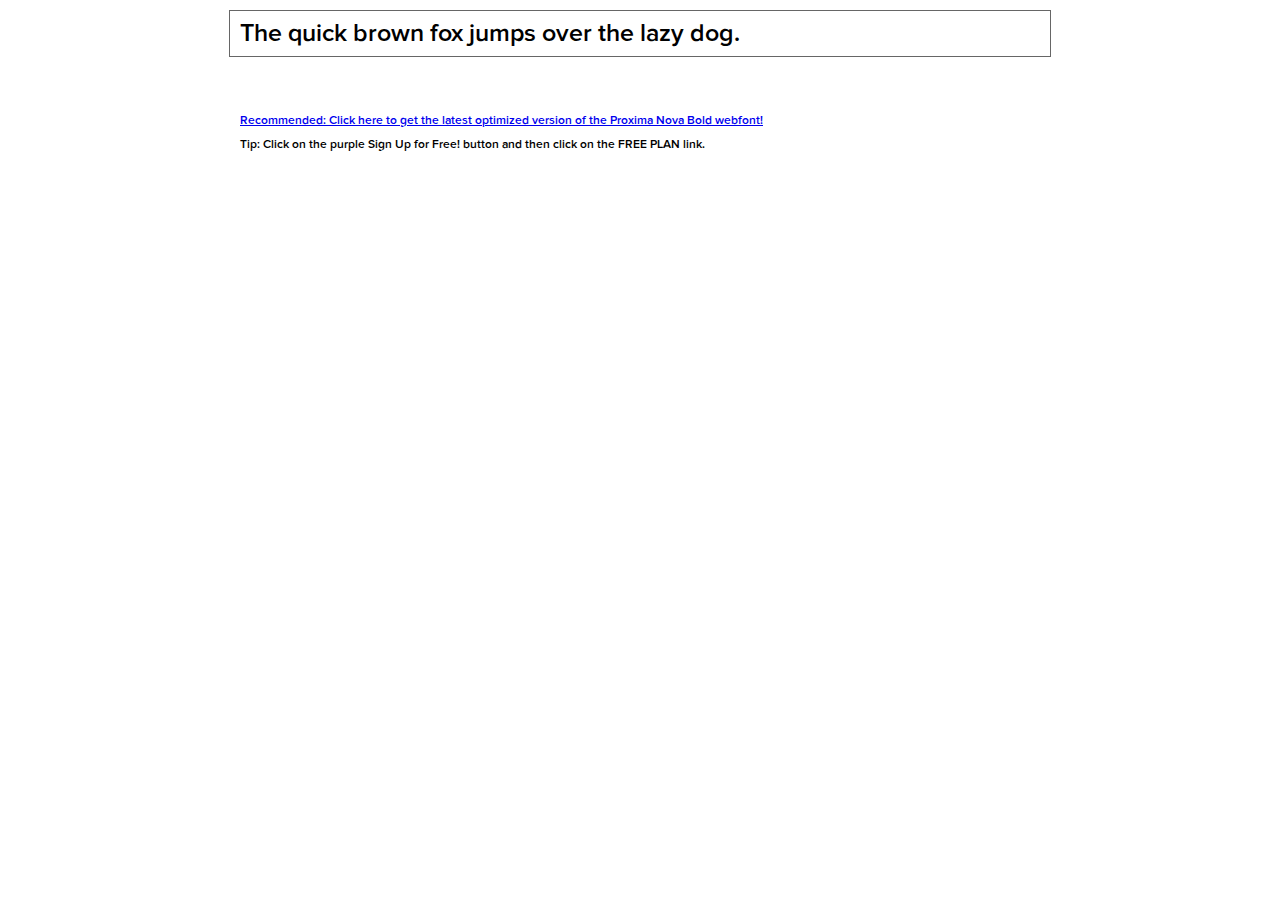
<file: fonts/Mark Simonson - Proxima Nova Semibold/demo.html>
<!DOCTYPE html PUBLIC "-//W3C//DTD XHTML 1.0 Transitional//EN" "http://www.w3.org/TR/xhtml1/DTD/xhtml1-transitional.dtd">
<html xmlns="http://www.w3.org/1999/xhtml">
<head>
	<meta http-equiv="Content-Type" content="text/html; charset=utf-8" />
	<title>@font-face Demo</title>
	<link rel="stylesheet" href="fonts.css" type="text/css" charset="utf-8" />
	<style type="text/css">
	body {
		background-color:white;
		font-family:Verdana,Tahoma,Arial,Sans-Serif;
		color:black;
		font-size:12px;
	}

	.demo
	{
		font-family:'Conv_Mark Simonson - Proxima Nova Semibold',Sans-Serif;
		width:800px;
		margin:10px auto;
		text-align:left;
		border:1px solid #666;
		padding:10px;
	}

	.hint
	{
		font-family:'Conv_Mark Simonson - Proxima Nova Semibold',Sans-Serif;
		width:800px;
		margin:10px auto;
		text-align:left;
		border:1px;
		padding:10px;
	}
	</style>
</head>
<body>
	<div class="demo" style="font-size:25px">
		The quick brown fox jumps over the lazy dog.
	</div>


	<br>
	<br>
	<div class="hint">
		<a href="http://www.fonts.com/font/mark-simonson-studio/proxima-nova/bold/web-font?SiteId=64">Recommended: Click here to get the latest optimized version of the Proxima Nova Bold webfont!</a><br /><br />
		Tip: Click on the purple <strong>Sign Up for Free!</strong> button and then click on the <strong>FREE PLAN</strong> link.
	</div>
</body>
</html>
</file>
<file: css/style.css>
@font-face {
	font-family: 'ProximaNova';
	src: url('../fonts/Mark Simonson - Proxima Nova Semibold.eot');
	src: local('☺'), url('../fonts/Mark Simonson - Proxima Nova Semibold.woff') format('woff'), url('../fonts/Mark Simonson - Proxima Nova Semibold.ttf') format('truetype'), url('../fonts/Mark Simonson - Proxima Nova Semibold.svg') format('svg');
	font-weight: 600;
	font-style: normal;
}

html,body {
   width: 100%;
   height: 100%;
   font-family: 'Open Sans', sans-serif;
   box-sizing: border-box;
   background-color: #e9e8e4;
   margin: 40px 0 100px 0;
   font-size: 16px;
}
.container{
   margin: 0 auto;
   max-width: 1151px;
   display: grid;
   grid-template: repeat(4, auto) / 1fr;
   row-gap: 50px;
}
/* ===============Section1=============== */
.nav-wrapper {
   display: grid;
   grid-template: 75px 75px / 1fr;
   border-radius: 0.63em 0.63em 0.63em 0.63em;
   box-shadow: 0 0.187em 0.625em rgba(214, 213, 209, 0.8);
}
.top-menu{
   background-color: #4d75a3;
   border-radius: 0.63em 0.63em 0 0;
   margin: 0;
   padding: 0;
   display: grid;
   grid-template: 1fr / minmax(169.39px, auto) auto auto auto minmax(180px, 1fr) auto auto;
}
.top-menu__item {
   list-style-type: none;
}
.top-menu__item:nth-child(2){
   border-left: 1px solid #41638a;
}
.top-menu__item:nth-child(3){
   border-left: 1px solid #41638a;
   border-right: 1px solid #41638a;
}
.top-menu__item:nth-child(4){
   border-right: 1px solid #41638a;
}
.top-menu__item:nth-child(6){
   border-left: 1px solid #41638a;
   border-right: 1px solid #41638a;
}
.top-menu__item:first-child p.top-menu__logo{
   padding: 0 3.125em 0 1.56em;
}
.top-menu__item i.fas{
   font-size: 1.1rem;
   padding: 0 1.75em 0 1.75em;
   position: relative;
}
.indicator-wrapper{
   width: 100%;
   height: 100%;
   display: none;
}
.indicator{
   position: absolute;
   top:-1.052em;
   left:4.205em;
   width: 1.684em;
   height: 1.684em;
   background-color: #ff6161;
   border: 2px solid #4d75a3;
   border-radius: 0.631em;
   color: #fff;
   font-family: 'Open Sans';
   font-size: 0.6rem;
   font-weight: 700;
   display: grid;
   justify-items: center;
   align-items: center;
}
.indicator-active > .indicator-wrapper{
   display: block;
}
.top-menu__link {
   width: 100%;
   height: 100%;
   display: grid;
   text-decoration: none;
   color: #fff;
   cursor: pointer;
}
.top-menu__link:hover .fas {
   color: #fff;
   transition: all .15s ease-out;
}
.top-menu__logo {
   font-family: 'ProximaNova';
   font-size: 1.125rem;
   text-transform: uppercase;
   padding: 0;
   margin: auto;
}
.fas{
   padding:0;
   margin: auto;
   color: #a6bad1;
   transition: all .15s ease-out;
}
.top-menu__wrapper-user {
   width: 100%;
   height: 100%;
   display: grid;
   grid-template: auto / repeat(3, auto);
   align-content: center;
   justify-content: end;
}
.top-menu__user-name {
   font-family: 'ProximaNova';
   font-size: 0.875rem;
   text-transform: none;
   padding: 0;
   margin: 0;
   color: #fff;
   display: grid;
   align-items: center;
}
i.far.fa-user-circle{
   color: #fff;
   font-size: 1.5rem;
   margin-right: 0.4em;
   margin-left: 0.8em;
   display: grid;
   align-items: center;
   justify-items: center;
}
.top-menu__sort-dovn {
   text-decoration: none;
   color: #fff;
   margin-right: 1.5em;
}
.top-menu__item i.fas.fa-sort-down{
   padding: 0;
   font-size: 0.7rem;
   color: #fff;
   cursor: pointer;
   position: relative;
   bottom: 0.187em;
}
/* Bottom-nav */
.bottom-nav {
   background-color: #fff;
   border-radius: 0 0 0.63em 0.63em;
}
.navigation{
   height: 100%;
}
.navigation__wrapper{
   margin: 0;
   padding: 0;
   height: 100%;
   display: grid;
   grid-template: auto / repeat(5, auto);
   justify-content: center;
   column-gap: 50px;
}
.navigation__item {
   list-style-type: none;
   padding: 0;
   margin: 0;
}
.navigation__link {
   position: relative;
   color: #97a4b1;
   text-decoration: none;
   font-size: 1.125rem;
   font-weight: 400;
   height: 100%;
   display: grid;
   align-items: center;
   justify-items: center;
}
.navigation__link:hover{
   color: #667a90
}
.navigation__link:hover.navigation__link:before{
   opacity: 1;
   transition: all .15s ease-out
}
.navigation__link:before{
   content: '';
   opacity: 0;
   position: absolute;
   width: 100%;
   bottom: 0;
   left: 0;
   right: 0;
   height: 5px;
   background-color: #4d75a3;
   transition: all .15s ease-out
}
.tab-active{
   color: #667a90
}
.tab-active:before {
   content: '';
   opacity: 1;
   position: absolute;
   width: 100%;
   bottom: 0;
   left: 0;
   right: 0;
   height: 5px;
   background-color: #4d75a3;
}
/* Media */
@media only screen and (max-width : 1151px) {
   .container {
      width: 100%;
   }
   .nav-wrapper{
      margin: 0 5px 0 5px;
   }
}
@media only screen and (max-width : 760px){
   .nav-wrapper {
      grid-template: repeat(2, auto) / 1fr;
   }
   .top-menu{
      grid-template: repeat(3, auto) / 1fr 1fr 1fr;
   }
   .top-menu__wrapper-user{
      justify-content: center;
   }
   .top-menu__item{
      height: 3.75em;
   }
   .top-menu__item:nth-child(2){
      border-left: 0;
   }
   .top-menu__item:nth-child(3){
      border-left: 0;
      border-right: 0;
   }
   .top-menu__item:nth-child(4){
      border-right: 0;
   }
   .top-menu__item:nth-child(6){
      border-left: 0;
      border-right: 0;
   }
   .top-menu__item:first-child p.top-menu__logo{
      padding: 0;
   }
   .top-menu__item1 {
      grid-row-start: 1;
      grid-column-start: 2;
      grid-row-end: span 3;
      height: 100%;
      border-right: 1px solid #41638a;
      border-left: 1px solid #41638a;
   }
   .top-menu__item3, .top-menu__item6{
      border-top: 1px solid #41638a;
      border-bottom: 1px solid #41638a;
   }
   .top-menu__item5 {
      grid-row-start: 1;
      grid-row-end: 2;
      grid-column-start: 3;
   }
   .top-menu__item6{
      grid-row-start: 2;
      grid-row-end: 3;
      grid-column-start: 3;
   }
   .top-menu__item7 {
      grid-row-start: span 3;
      grid-column-start: 3;
   }
   /* bottom-nav */
   .navigation__wrapper{
      grid-template: repeat(5, 1fr)  / 1fr;
   }
   .navigation__item{
      height: 3.75em;
   }
   .tab-active:before {
      height: 2px;
   }
   .navigation__link:hover.navigation__link:before{
      height: 2px;
   }
}
@media only screen and (max-width : 480px){
   .top-menu__user-name{
      display: none;
   }
}
@media only screen and (max-width : 414px){
   .top-menu{
      grid-template: repeat(7, auto) / 1fr;
      grid-auto-flow: row;
   }
   .top-menu__item1 {
      grid-row-start: span 1;
      grid-column-start: 1;
      border-right: 0;
      border-left: 0;
      border-bottom: 1px solid #41638a;
      height: 3.75em;
   }
   .top-menu__item4{
      border-bottom: 1px solid #41638a;
   }
   .top-menu__item5 {
      grid-row-start: 5;
      grid-row-end: span 1;
      grid-column-start: 1;
   }
   .top-menu__item6{
      grid-row-start: 6;
      grid-row-end: span 1;
      grid-column-start: 1;
   }
   .top-menu__item7 {
      grid-row-start: 7;
      grid-row-end: span 1;
      grid-column-start: 1;
   }
}
/* ===============Section2=============== */
.user-information {
   border-radius: 0.63em 0.63em 0.63em 0.63em;
   box-shadow: 0 0.187em 0.625em rgba(214, 213, 209, 0.8);
   background-color: #fff;
   padding: 3.125em;
   display: grid;
   grid-template: auto / repeat(3, auto);
}
.user-information__item:nth-child(1){
   display: grid;
   grid-template: auto / repeat(2, auto);
   column-gap: 1.5em;
   padding-right: 1.875em;
   border-right: 1px solid #e5e5e5;
   justify-content: start;
}
.user-information__wrap-img {
   width: 6.25em;
   height: 6.25em;
   position: relative;
   padding: 0 0 0 0;
}
.user-information__wrap-img img{
   position: absolute;
   top: 0;
   left: 0;
   width: 100%;
   height: 100%;
   object-fit: cover;
   border-radius: 3.125em;
}
.user-information__wrap-text{
   display: grid;
   grid-template: auto auto / auto;
}
.user-information__wrap-title {
   display: grid;
   grid-template: auto / auto auto;
   justify-content: start;
   column-gap: 0.625em;
   align-items: center;
}
.user-information__wrap-title h1 {
   padding:0;
   margin:0;
   font-size: 1.5rem;
   color: #3f4f5f;
   font-weight: 600;
}
.fas.fa-check-circle{
   color: #a6bad1;
   width: 0.875em;
   height: 0.875em;
   position: relative;
   top: 0.125em
}
.user-information__description{
   padding: 0;
   margin: 0;
   font-size: 0.875rem;
   line-height: 1.5rem;
   font-weight: 400;
   color: #667a90;
}
.user-information__item:nth-child(2){
   display: grid;
   grid-template: auto / repeat(4, auto);
   column-gap: 2.5em;
   padding-left: 2.25em;
   padding-right: 2.25em;
}
.user-information__wrap-count{
   display: grid;
   grid-template: repeat(2, auto) / auto;
   align-content: center;
   justify-items: center;
}
.user-information__wrap-count span{
   font-size: 1.5rem;
   font-weight: 600;
   color:#4d75a3;
}
.user-information__wrap-count p{
   color: #667a90;
   font-size: 0.875rem;
   font-weight: 400;
   padding:0;
   margin:0;
}
.user-information__item:nth-child(3){
   display: grid;
   grid-template: repeat(auto) / auto;
   row-gap: 0.625em;
   padding-left: 1.875em;
   align-content: center;

}
.user-information__btn-send {
   font-size: 1rem;
   font-weight: 400;
   line-height: 1.5rem;
   color: #fff;
   background-color: #4d75a3;
   padding: 0.937em 2.312em 0.937em 2.312em;
   border-radius: 0.625em;
   border: 0.125em solid #4d75a3;
   transition: all .15s ease-out;
   outline: none;
}
.user-information__btn-send:hover{
   color: #4d75a3;
   background-color: #fff;
   transition: all .15s ease-out;
   cursor: pointer;
}
.user-information__btn-add {
   font-size: 1rem;
   font-weight: 400;
   line-height: 1.5rem;
   color: #4d75a3;
   background-color: #fff;
   padding: 0.937em 2.312em 0.937em 2.312em;
   border-radius: 0.625em;
   border: 0.125em solid #4d75a3;
   transition: all .15s ease-out;
   outline: none;
}
.user-information__btn-add:hover{
   color: #fff;
   background-color: #4d75a3;
   transition: all .15s ease-out;
   cursor: pointer;
}
/* media */
@media only screen and (max-width : 1151px) {
   .user-information{
      margin: 0 5px 0 5px;
   }
}
@media only screen and (max-width : 1030px) {
   .user-information__item:nth-child(1){
      display: grid;
      grid-template: repeat(2, auto) / auto;
      column-gap: 0;
      row-gap: 1.5em;
      justify-items: center;
      align-content: center;
   }
   .user-information__wrap-text{
      justify-items: center;
   }
   .user-information__description{
      text-align: center;
   }
}
@media only screen and (max-width : 1030px) {
   .user-information__item:nth-child(2){
      display: grid;
      grid-template: repeat(4, auto) / auto;
      column-gap: 0;
      row-gap: 1.5em;
      padding-left: 2.25em;
      padding-right: 2.25em;
   }
}
@media only screen and (max-width : 700px) {
   .user-information {
      grid-template: repeat(4, auto)/ minmax(11.562em, auto) auto;
      column-gap: 1.25em;
   }
   .user-information__item:nth-child(1){
      grid-row-start: 1;
      grid-column-start: 1;
      grid-row-end: span 4;
      justify-content: center;
   }
   .user-information__item:nth-child(2){
      grid-row-start: 1;
      grid-column-start: 2;
      grid-row-end: span 2;
      grid-template: repeat(2, auto) / repeat(2, auto);
      margin-bottom: 1.25em;
      padding-left: 0;
      padding-right: 0;
   }
   .user-information__item:nth-child(3){
      grid-row-start: 3;
      grid-column-start: 2;
      grid-row-end: span 2;
      grid-template: repeat(2, auto) / repeat(2, auto);
      padding-left: 0;
      justify-content: center;
   }
   .user-information__btn-send {
      grid-row-start: 1;
      grid-column-start: 1;
      grid-column-end: span 2;
   }
   .user-information__btn-add {
      grid-row-start: 2;
      grid-column-start: 1;
      grid-column-end: span 2;
   }
}
@media only screen and (max-width : 550px) {
   .user-information {
      grid-template: repeat(5, auto)/ auto;
      row-gap: 1.25em;
      padding: 2em 0.2em;
   }
   .user-information__item:nth-child(1){
      grid-row-start: 1;
      grid-column-start: 1;
      grid-row-end: span 1;
      padding-right: 0;
      border-right: none;
      border-bottom: 1px solid #e5e5e5;
      justify-content: center;
   }
   .user-information__wrap-text{
      margin-bottom: 1em;
   }
   .user-information__item:nth-child(2){
      grid-row-start: 2;
      grid-column-start: 1;
      grid-row-end: span 2;
      grid-template: repeat(2, auto) / repeat(2, auto);
      margin-bottom: 1.25em;
      padding-left: 0;
      padding-right: 0;
   }
   .user-information__item:nth-child(3){
      grid-row-start: 4;
      grid-column-start: 1;
      grid-row-end: span 2;
      grid-template: repeat(2, auto) / repeat(2, auto);
      padding-left: 0;
      justify-content: center;
   }
   .user-information__btn-send {
      grid-row-start: 1;
      grid-column-start: 1;
      grid-column-end: span 2;
   }
   .user-information__btn-add {
      grid-row-start: 2;
      grid-column-start: 1;
      grid-column-end: span 2;
   }
}
/* ===============Section3=============== */
.mobil-card{
   display: grid;
   grid-template: auto / 23.437em 20.25em 21.875em;
   border-radius: 0.63em 0.63em 0.63em 0.63em;
   justify-content: space-between;
}
.activity-feed {
   position: relative;
   padding: 1.875em 1.5em 3.687em 1.5em ;
   background-color: #fff;
   border-radius: 0.63em 0.63em 0.63em 0.63em;
   box-shadow: 0 0.187em 0.625em rgba(214, 213, 209, 0.8);
}
.activity-feed__wrap-title {
   display: grid;
   grid-template: auto / repeat(2, auto);
   justify-content: space-between;
   align-items: center;
   padding-bottom: 2.812em;
}
.activity-feed__wrap-title h1{
   padding:0;
   margin:0;
   color: #3f3f3f;
   font-size: 1.5rem;
   font-weight: 300;
}
.activity-feed__cog-link{
   padding:0;
   margin: 0;
   text-decoration: none;
}
i.fas.fa-cog{
   color: #a6a6a6;
   width: 1em;
   height: 1em;
   transition: all .15ms ease-out;
}
.activity-feed__cog-link:hover i.fas.fa-cog{
   color: #597ea9;
   cursor: pointer;
   transition: all .15ms ease-out;
}
.activity-feed__wrap-feed{
   display: grid;
   grid-template: repeat(2, auto) / 1.26em auto;
   column-gap: 1.625em;
   padding-bottom: 0.875em;
}
.activity-feed__wrap-decor{
   grid-row-start: 1;
   grid-column-start: 1;
   grid-row-end: span 2;
   display: grid;
   grid-template: auto 1fr/ auto;
   grid-auto-flow: row;
   justify-items: center;
}
.activity-feed__wrap-decor i.fas, .activity-feed__wrap-decor i.far {
   color: #a6a6a6;
   width:1.25em;
   height:1.25em;
   display: flex;
   justify-content: center;
   align-items: center;
}
.activity-feed__decor {
   height: 100%;
   width: 1px;
   color: #e0e0e0;
   background-color: #e0e0e0;
}
.activity-feed__description {
   padding: 0;
   margin: 0;
   color:#727272;
   font-size: 0.875rem;
   line-height: 1.425rem;
   font-weight: 400;
   grid-row-start: 1;
   grid-column-start: 2;
   grid-row-end: span 1;
}
.activity-feed__description span{
   color: #4d75a3;
}
.activity-feed__description span a{
   color: #4d75a3;
   padding: 0;
   margin: 0;
   text-decoration: none;
}
.activity-feed__description span a:hover{
   cursor: pointer;
}
.activity-feed__wrap-images{
   display: grid;
   grid-template: auto / repeat(4, auto);
   column-gap: 0.312em;
   justify-items: center;
   grid-row-start: 2;
   grid-column-start: 2;
   grid-row-end: span 1;
   padding: 0.625em 0 0.625em 0;
   justify-content: start;
}
.activity-feed__position-img{
   position: relative;
   padding: 0 0 0 0;
   height: 3.125em;
   width: 3.125em;
   border-radius: 0.625em;
}
.activity-feed__position-img img{
   position: absolute;
   top:0;
   left:0;
   width: 100%;
   height: 100%;
   object-fit: cover;
   border-radius: 0.625em;
}
.activity-feed__wrap-feed:nth-child(6) span.activity-feed__decor{
   display: none;
}
.activity-feed__decor2{
   width: 2px;
   height: 100%;
   background-color: #4d75a3;
}
.activity-feed__wrap-image-desc h4{
   padding:0;
   margin:0;
   font-size: 0.875rem;
   line-height: 1.857em;
   color: #4d75a3;
}
.activity-feed__wrap-image-desc h4 a{
   padding:0;
   margin:0;
   text-decoration: none;
   color: #4d75a3;
}
.activity-feed__wrap-image-desc p{
   font-size: 0.875rem;
   line-height: 1.285em;
   padding:0;
   margin:0;
   color: #727272;
}
.activity-feed__wrap-feed:nth-child(6) .activity-feed__wrap-images{
   column-gap: 0.812em;
   align-items: center;
   grid-template: repeat(6, auto) / repeat(3, auto);
} 
.activity-feed__wrap-show{
   position: absolute;
   bottom: 0;
   left: 0;
   right: 0;
   height: 3.187em;
   background-color: #ebf4fa;
   border-radius: 0 0 0.63em 0.63em;
}
.activity-feed__show{
   padding: 0;
   margin:0;
   text-decoration: none;
   color: #7595b9;
   width: 100%;
   height: 100%;
   font-size: 0.75rem;
   font-weight: 400;
   text-transform: uppercase;
   display: grid;
   grid-template: auto / repeat(2, auto);
   column-gap: 0.6em;
   justify-content: center;
   align-content: center;
}
.fas.fa-caret-down{
   color: #7595b9;
   width: 0.437em;
   height: 0.437em;
   display: flex;
   justify-content: center;
   align-items: center;
}

/* === people-to-follow === */

.people-to-follow {
   position: relative;
   padding: 1.875em 1.5em 3.687em 1.5em ;
   background-color: #fff;
   border-radius: 0.63em 0.63em 0.63em 0.63em;
   box-shadow: 0 0.187em 0.625em rgba(214, 213, 209, 0.8);
}
.people-to-follow__wrap-title {
   margin-bottom: 2.625em;
}
.people-to-follow__wrap-title h1{
   padding:0;
   margin:0;
   color: #3f3f3f;
   font-size: 1.5rem;
   font-weight: 300;
}
.people-to-follow__wrap-items {
   display: grid;
   grid-template: auto / auto;
   row-gap: 1.5em;
}
.people-to-follow__item {
   display: grid;
   grid-template: auto / auto 1fr auto;
   column-gap: 1.125em;
   align-items: center;
}
.people-to-follow__wrap-image {
   position: relative;
   padding: 0 0 0 0;
   width: 3.2em;
   height: 3.2em;
}
.people-to-follow__wrap-image img{
   position: absolute;
   top:0;
   left:0;
   width: 100%;
   height: 100%;
   object-fit: cover;
   border-radius: 3.125em;
}
.people-to-follow__online {
   position: absolute;
   bottom:0;
   right: -0.25em;
   width: 0.45em;
   height: 0.45em;
   background-color: #00d905;
   border-radius: 3.125em;
   border: 0.285em solid #fff;
   display: none;
}
.people-to-follow__wrap-descriptions {
   display: grid;
   grid-template: repeat(2, auto) / auto;
}
.people-to-follow__wrapper-title {
   display: flex;
   align-items: center;
   justify-content: flex-start;
   padding: 0;
}
.people-to-follow__wrapper-title h2 {
   padding: 0;
   margin: 0;
   font-size: 0.9rem;
   line-height: 1.625rem;
   font-weight: 600;
   color: #3f4f5f;
}
.people-to-follow i.fas.fa-mobile-alt{
   height: 0.987em;
   width: 0.587em;
   color:#b1bbc5;
   padding: 0;
   margin: 0;
   margin-left: 0.4em;
   position: relative;
   display: none;
}
.people-to-follow i.fas.fa-mobile-alt:before{
   position: absolute;
   width:100%;
   height: 100%;
   top:0;
   left:0;
   bottom: 0;
   right:0;
}
.people-to-follow__wrap-descriptions p {
   padding:0;
   margin: 0;
   font-size: 0.775em;
   font-weight: 400;
   color: #97a4b1;
}
.people-to-follow__button {
   padding: 0.5rem 0.762rem 0.5rem 0.762rem;
   outline: none;
   cursor: pointer;
   border-radius: 0.625rem;
   border: 0.0625rem solid #97a4b1;
   color: #97a4b1;
   background-color: #fff;
   font-size: 0.75rem;
   transition: all .15s ease-out;
}
.people-to-follow__button:hover {
   color: #fff;
   background-color: #97a4b1;
   transition: all .15ms ease-out;
}
.activity-feed__show p{
   padding: 0;
   margin: 0;
}
.online .people-to-follow__online{
   display: block;
}
.online-mobil i.fas.fa-mobile-alt{
   display: block
}

/* === mobile-chat === */

.mobile-chat {
   position: relative;
   padding: 1em 0.2em 1em 0 ;
   background-color: #fff;
   border-radius: 0.63em 0.63em 0.63em 0.63em;
   box-shadow: 0 0.187em 0.625em rgba(214, 213, 209, 0.8);
}
.mobile-chat__header {
   position: absolute;
   top: 0;
   left: 0;
   right: 0;
   display: grid;
   grid-template: auto / auto 1fr auto;
   column-gap: 0.625em;
   padding: 0.5em 1.5em 0.5em 1.5em;
   background-color: #4d75a3;
   border-radius: 0.63em 0.63em 0 0;
   z-index: 2;
}
.mobile-chat__wrap-image {
   position: relative;
   border-radius: 3.125em;
   width: 2em;
   height: 2em;
}
.mobile-chat__wrap-image img {
   position: absolute;
   top: 0;
   bottom: 0;
   width: 100%;
   height:100%;
   border-radius: 3.125em;
}
.mobile-chat__wrap-title{
   display: flex;
   justify-content: flex-start;
   align-items: center;
}
.mobile-chat__wrap-title h1{
   margin: 0;
   padding:0;
   font-size: 1rem;
   font-weight: 700;
   line-height: 1.625rem;
   color: #fff;
}
.mobile-chat__online{
   display: none;
   width: 0.5em;
   height: 0.5em;
   background-color: #fff;
   border-radius: 3.125em;
   margin-left: 0.5em;
}
.mobile-chat__wrap-nav {
   display: grid;
   grid-template: auto / repeat(3, auto);
   column-gap: 0.875em;
   align-items: center;
}
.mobile-chat__wrap-nav i.fas.fa-cog, 
i.far.fa-window-maximize,
i.fas.fa-times{
   font-size: 0.825rem;
   color: #c1cfdf;
}
.mobile-chat__wrap-nav a {
   text-decoration: none;
   cursor: pointer;
}
.mobile-chat__active-online .mobile-chat__online{
   display: block;
}

/* === mobile-chat__messages === */

.mobile-chat__messages{
   display: grid;
   grid-template: repeat(5, auto) / 1fr;
   row-gap: 2em;
   overflow: scroll;
   height: 37.5em;
   padding: 0 1.5em 0 1.5em ;
}
.message__item {
   width: 100%;
}
.message__wrapper {
   position: relative;
   margin-bottom: 0.625em;
   display: grid;
   grid-template: auto / fit-content(16em);
}
.message__wrapper-text {
   padding: 0.5em 1.4em 0.5em 1.4em;
   border-top-left-radius: 1.2em 1.525em;
   border-top-right-radius: 1.2em 1.525em;
   border-bottom-left-radius: 1.2em 1.525em;
   border-bottom-right-radius: 1.2em 1.525em;
   z-index: 1;
}
.message__wrapper-text p{
   font-size: 0.875rem;
   line-height: 1.125rem;
   font-weight: 400;
   color: #667a90;
   padding: 0;
   margin: 0;
}
.message__wrapper-decor {
   width: 1.5em;
   height: 1.35em;
   bottom: -0.2625em;
   position: absolute;
   background-position: center;
   background-repeat: no-repeat;
   background-size: contain;
}
.message__data {
   padding: 0;
   margin:0;
   font-size: 0.562rem;
   font-weight: 400;
   color:#c7c7c7;
}
/*  */
.message__item--incoming .message__wrapper-text{
   background-color: #f2f4f6;
}
.message__item--incoming .message__wrapper-decor{
   background-image: url(../libs/img/tale-left.png);
   left: -0.25em;
}
.message__item--incoming .message__wrapper{
   justify-content: start;
}
.message__item--incoming{
   display: flex;
   flex-direction: column;
   align-items: flex-start;
}
/*  */
.message__item--outgoing .message__wrapper-text{
   background-color: #ebf4fa;
}
.message__item--outgoing .message__wrapper-decor{
   background-image: url(../libs/img/tale-right.png);
   right: -0.45em;
   left: auto;
}
.message__item--outgoing .message__wrapper{
   justify-content: end;
}
.message__item--outgoing {
   display: flex;
   flex-direction: column;
   align-items: flex-end;
}
/*  */
.section-day__wrap {
   display: grid;
   grid-template: auto / 1fr auto 1fr;
   column-gap: 1.37em;
   align-items: center;
}
.section-day__decor {
   width: 100%;
   height: 1px;
   background-color: #e5e5e5;
}
.section-day__data{
   color: #b1b1b1;
   font-size: 0.75em;
   padding: 0;
   margin: 0;
}
i.fas.fa-exclamation-circle {
   color: #ff6161;
   font-size: 0.812rem;
   position: absolute;
   top: -0.25rem;
   left: -0.25rem;
   z-index: 1;
   display: none;
}
.message__item--exclamation i.fas.fa-exclamation-circle{
   display: block;
}

.mobile-chat__messages::-webkit-scrollbar-track {
   background-color:#fff;
   width: 1.5em;
   border-radius: 0 0.63em 0.63em 0;
}
   
.mobile-chat__messages::-webkit-scrollbar-thumb {
   -webkit-border-radius: 5px;
   border-radius: 5px;
   background-color:#ffcb17;
   box-shadow:0px 1px 1px #fff inset;
   background-color: #e5e5e5;
}
.mobile-chat__messages::-webkit-scrollbar{
   width: 0.4em;
   padding-right: 0.2em;
}
/* === mobile-chat__footer === */
.mobile-chat__form {
   position: absolute;
   bottom:0;
   right: 0;
   left: 0;
   padding: 0.875em;
   border-radius: 0 0 0.63em 0.63em;
   border-top: 1px solid #e5e5e5; 
   background-color: #fff;
   display: grid;
   grid-template: auto / auto 1fr auto;
   column-gap: 0.625em;
   z-index: 2;
}
.mobile-chat__button{
   border: none;
   outline: none;
   background-color: #fff;
}
.mobile-chat__button:hover{
   cursor: pointer
}
.mobile-chat__button i.far.fa-grin-alt{
   color: #a6bad1;
   font-size: 1.25rem;
}
.mobile-chat__input{
   border: none;
   outline: none;
   font-size: 0.95rem;
   color: #8f9dae;
   border-left: 1px solid #8f9dae;
   padding-left: 0.2em;
}
.mobile-chat__input.input-file{
   opacity: 0;
   position: absolute;
   z-index: -1;
   overflow: hidden;
   width: 0.4px;
   height: 0.4px;
}
.input-file__label i.fas.fa-paperclip{
   color: #a6bad1;
   font-size: 1.25rem;
}
.input-file__label:hover {
   cursor: pointer;
}
/* media */
@media only screen and (max-width : 1070px){
   .mobil-card{
      grid-template: repeat(2, auto) / repeat(2, 1fr);
      justify-items: center;
      row-gap: 3.1em;
   }
   .activity-feed {
      width: 19.437em;
      grid-row-start: 1;
      grid-column-start: 1;
      grid-row-end: span 1;
      grid-column-end: span 1;
   }
   .people-to-follow{
      width: 20.25em;
      grid-row-start: 1;
      grid-column-start: 2;
      grid-row-end: span 1;
      grid-column-end: span 1;
   }
   .mobile-chat {
      width: 21.875em;
      grid-row-start: 2;
      grid-column-start: 1;
      grid-row-end: span 1;
      grid-column-end: span 2;
   }
}
@media only screen and (max-width : 768px){
   .mobil-card{
      grid-template: repeat(3, auto) / 1fr;
      justify-items: center;
      row-gap: 3.1em;
   }
   .activity-feed {
      width: 19.437em;
      grid-row-start: 1;
      grid-column-start: 1;
      grid-row-end: span 1;
      grid-column-end: span 1;
   }
   .people-to-follow{
      width: 20.25em;
      grid-row-start: 2;
      grid-column-start: 1;
      grid-row-end: span 1;
      grid-column-end: span 1;
   }
   .mobile-chat {
      width: 21.875em;
      grid-row-start: 3;
      grid-column-start: 1;
      grid-row-end: span 1;
      grid-column-end: span 1;
   }
}
@media only screen and (max-width : 414px){
   .activity-feed {
      width: 16.25em;
   }
   .people-to-follow{
      width: 16.25em;
   }
   .mobile-chat {
      width: 19.25rem;
   }
   
}

/* ===============Section4=============== */
.messages {
   background-color: #fff;
   border-radius: 0.63em 0.63em 0.63em 0.63em;
   box-shadow: 0 0.187em 0.625em rgba(214, 213, 209, 0.8);
   display: grid;
   grid-template: auto / 21.06rem 1fr;
   margin-bottom: 500px;
   max-height: 50.625em;
}
.messages-aside {
   position: relative;
   border-right: 1px solid #e5e5e5;
}
.messages-aside__wrapper-items{
   margin-top: 1em;
   padding: 1em 0 1em 0;
   overflow: scroll;
   height: 46em;
}
/* scroll-bar */
.messages-aside__wrapper-items::-webkit-scrollbar-track {
   background-color:rgba(255, 255, 255, 0);
   width: 0;
   border-radius: 0 0.63em 0.63em 0;
}  
.messages-aside__wrapper-items::-webkit-scrollbar-thumb {
   box-shadow:0px 0px 0px #fff inset;
   background-color: rgba(255, 255, 255, 0);
}
.messages-aside__wrapper-items::-webkit-scrollbar{
   width: 0;
   padding-right: 0;
}
.messages-aside__bottom-decor {
   position: absolute;
   bottom: 0;
   left: 0;
   right: 0;
   height: 4em;
   border-radius: 0 0 0 0.63em;
   background-color: #fff;
   background: rgb(255,255,255);
   background: linear-gradient(0deg, rgba(255,255,255,1) 0%, rgba(255,255,255,1) 48%, rgba(255,255,255,0.8323704481792717) 72%, rgba(255,255,255,0.639093137254902) 83%, rgba(255,255,255,0) 100%);
   z-index: 1;
}
/* scroll-bar */

.messages-aside__header {
   position: absolute;
   top:0;
   left:0;
   right:0;
   padding: 2.5em 1.56em 2.5em 1.56em;
   border-radius: 0.63em 0 0 0;
   display: grid;
   grid-template: auto / 1fr auto;
   justify-content: space-between;
   align-items: center;
   border-bottom: 1px solid #ededed;
   background-color: #fff;
   z-index: 1;
}
.messages-aside__header h1{
   padding: 0;
   margin: 0;
   font-size: 1rem;
   line-height: 0.87rem;
   font-weight: 600;
   color: #667a90;
}
.mssages-aside__wrap-links {
   display: grid;
   grid-template: auto / repeat(3, auto);
   column-gap: 1.31em;
   align-items: center;
}
.mssages-aside__link {
   text-decoration: none;
   cursor: pointer; 
   padding: 0;
   margin: 0; 
   display: block;
}
.mssages-aside__link i {
   color: #a6bad1;
   transition: all .15ms ease-out;
   font-size: 0.93rem;
}
.mssages-aside__link i.fas.fa-volume-off{
   font-size: 1rem;
}
.mssages-aside__link:hover.mssages-aside__link i {
   color: #7b9dc5;
   transition: all .15ms ease-out;
}
.messages-aside__item{
   text-decoration: none;
   color:#000;
   cursor: pointer;
   padding: 0;
   margin: 0;
   display: block;
   padding: 1.5em;
   border-bottom: 1px solid #ededed;
   display: grid;
   grid-template: auto / auto 1fr;
   column-gap: 0.8em;
   align-items: start;
   background-color: #fff;
   position: relative;
}
.messages-aside__wrap-img {
   position: relative;
   width: 3em;
   height: 3em;
}
.messages-aside__wrap-img img{
   position: absolute;
   top:0;
   left: 0;
   width: 100%;
   height: 100%;
   object-fit: cover;
   border-radius: 3.12em;
}
.messages-aside__online{
   position: absolute;
   top: -0.25em;
   right: -0.25em;
   display: none;
   width:0.5em;
   height:0.5em;
   background-color: #00d905;
   border-radius: 3.12em;
}
.messages-aside__wrap-text h3 {
   padding: 0;
   margin: 0;
   font-size: 1rem;
   line-height: 1.12rem;
   font-weight: 600;
   color:#3f4f5f;
   max-width: 10rem;
}
.messages-aside__wrap-description{
   display: flex;
   justify-content: flex-start;
   align-items: center;
   max-width: 12.375em;
}
.messages-aside__wrap-description p{
   padding:0;
   margin:0;
   font-size: 0.87rem;
   line-height: 1.5rem;
   font-weight: 400;
   color:#667a90;
   display: none;
}
.messages-aside__wrap-incoming {
   margin-top: 0.25em;
   display: none;
}
.messages-aside__wrap-incoming-items{
   display: flex;
   justify-content: flex-start;
   align-items: center;
}
.messages-aside__wrap-incoming-img{
   width: 1.43em;
   height:1.43em;
   position: relative;
}
.messages-aside__wrap-incoming-img img{
   position: absolute;
   top:0;
   left: 0;
   width: 100%;
   height: 100%;
   object-fit: cover;
   border-radius: 3.12em;
}
.messages-aside__wrap-incoming-wrapText {
   background-color: #f2f4f6;
   padding: 0.1em 0.5em 0.1em 0.5em;
   border-radius: 0 3.12em 3.12em 0;
   display: flex;
   align-items: center;
}
.messages-aside__wrap-incoming-text{
   padding: 0;
   margin: 0;
   font-size: 0.77rem;
   /* line-height: 1.5rem; */
   font-weight: 400;
   color: #667a90;
}


.messages-aside__wrap-time{
   display: grid;
   grid-template: repeat(2, auto) / auto;
   justify-items: end;
   position: absolute;
   right: 1.25em;
   top: 1.37em;
}
.messages-aside__wrap-time p{
   padding: 0;
   margin:0;
   font-size: 0.87rem;
   line-height: 1.43rem;
   font-weight: 400;
   color:#b1b1b1;
}
.messages-aside__wrap-message-count{
   display: none;
}
.messages-aside__message-count{
   width: 1.5em;
   height: 1.5em;
   border-radius: 0.3em;
   background-color: #7595b9;
   display: flex;
   justify-content: center;
   align-items: center;

}
.messages-aside__message-count span{
   font-size: 0.75rem;
   font-weight: 700;
   color: #fff;
}
.messages-aside__span-time,
.messages-aside__span-month,
.messages-aside__span-month-and-year
{
   display: none;
}
/* modifikators */
.messages-aside__item--there-are-messages.messages-aside__item{
   background-color: #ebf4fa;
}
.messages-aside__item--there-are-messages .messages-aside__wrap-message-count{
   display: block;
}
.messages-aside__wrap-time--time-today .messages-aside__span-time{
   display: block;
}
.messages-aside__wrap-time--month .messages-aside__span-month{
   display: block;
}
.messages-aside__wrap-time--month-and-year .messages-aside__span-month-and-year{
   display: block; 
}
.messages-aside__item--online .messages-aside__online{
   display: block;
}
.messages-aside__wrap-description--outgoing.messages-aside__wrap-description p{
   display: block;
}
.messages-aside__wrap-description--incoming .messages-aside__wrap-incoming{
   display: block;
}
/* messages-section */

.messages-section{
   position: relative;
   padding: 1em 0.2em 1em 0;
}
.messages-section__header{
   position: absolute;
   top:0;
   left: 0;
   right: 0;
   padding:1.7em 1.56em 1.7em 1.56em;
   border-radius: 0 0.63em 0 0;
   border-bottom: 1px solid #ededed;
   background-color: rgba(255, 255, 255, 0.911);
   z-index: 3;
   display: grid;
   grid-template: auto / 1fr auto;
   justify-content: space-between;
   align-items: center;
}
.messages-section__wrap-user-info{
   display: grid;
   grid-template: auto / repeat(2, auto);
   column-gap: 0.5em;
   align-items: center;
   justify-content: start;
}
.messages-section__wrap-header-image {
   position: relative;
   width: 3em;
   height: 3em;
}
.messages-section__wrap-header-image img{
   position: absolute;
   top: 0;
   left: 0;
   width: 100%;
   height:100%;
   object-fit: cover;
   border-radius: 3.125em;
}
.messages-section__wrap-header-text h1 {
   padding: 0;
   margin: 0;
   font-size: 1rem;
   line-height: 1.5rem;
   font-weight: 700;
   color: #3f4f5f ;
}
.messages-section__wrap-user-online{
   display: none;
}
.messages-section__wrap-user-online-desctop{
   display: block;
}
.messages-section__wrap-user-online-mobil {
   display: none;
   width: 0.5rem;
   height: 0.5rem;
   border-radius: 3.125rem;
   background-color: #fff;
}
.messages-section__user-online{
   display: grid;
   grid-template: auto / repeat(2, auto);
   align-items: center;
   justify-content: start;
   column-gap: 0.3em;
}
.messages-section__wrap-user-info--online .messages-section__wrap-user-online{
   display: block;
}
.messages-section__user-online p{
   padding: 0;
   margin: 0;
   color:#777777;
   font-size: 0.8rem;
   line-height: 1.5rem;
   font-weight: 400;
}
.messages-section__user-online i.fas.fa-mobile-alt{
   color:#777777;
   font-size: 0.8rem;
}
.messages-section__header-options {
   display: grid;
   grid-template: auto / repeat(3, auto);
   column-gap: 1em;
}
.messages-section__header-options-link {
   text-decoration: none;
   color: #a6bad1;
   cursor: pointer;
}
.messages-section__header-options-link i.fas.fa-user-plus{
   font-size: 0.93rem;
   color: #a6bad1;
}
.messages-section__header-options-link i.fas.fa-cog{
   font-size: 0.93rem;
   color: #a6bad1;
}
.messages-section__header-options-link i.fas.fa-times{
   font-size: 0.93rem;
   color: #a6bad1;
}
.messages-section__header-options-link:hover i.fas {
   color: #738faf;
}
/* ========= */
.messages-section__form{
   position: absolute;
   bottom: 0;
   left: 0;
   right:0;
   padding:1.56em 1.5em 1.125em 1.123em;
   border-radius: 0 0 0.63em 0;
   border-top: 1px solid #e5e5e5;
   background-color: #f2f4f6;
   z-index: 3;
   display: grid;
   grid-template: repeat(2, auto) / 1fr auto;
   column-gap: 0.812em;
   row-gap: 0.6em;
   align-items: start;
}
.messages-section__wrap-input{
   grid-row-start: 1;
   grid-column-start: 1;
   grid-row-end: span 1;
   grid-column-end: span 1; 
}
.messages-section__send {
   grid-row-start: 1;
   grid-column-start: 2;
   grid-row-end: span 2;
   grid-column-end: span 1;
}
.messages-section__wrap-smile{
   grid-row-start: 2;
   grid-column-start: 1;
   grid-row-end: span 1;
   grid-column-end: span 1;
   display: grid;
   grid-template: auto / auto auto 1fr auto;
   column-gap: 0.875em;
   align-items: center;
}
.messages-section__wrap-input {
   width: 100%;
}
.messages-section__input {
   border: 1px solid #e5e5e5;
   outline: none;
   font-size: 0.93rem;
   line-height: 1.43rem;
   color: #8f9dae;
   background-color: #fff;
   border-radius: 0.625rem;
   padding: 1rem;
   width: 100%;
   box-sizing: border-box;
}
.messages-section__send{
   background-color: #4d75a3;
   border: 1px solid #4d75a3;
   border-radius: 0.625rem;
   color: #fff;
   font-size: 0.93rem;
   line-height: 1.43rem;
   font-weight: 400;
   padding: 1rem 2.5rem ;
   outline: none;
   box-sizing: border-box;
   cursor: pointer;
   transition: all .15s ease-out;
}
.messages-section__send:hover{
   background-color: #fff;
   color: #4d75a3;
   transition: all .15s ease-out;
}
.messages-section__button-smile {
   outline: none;
   border: none;
   background-color: rgba(255, 255, 255, 0);
   cursor: pointer;
}
.messages-section__button-smile i.far.fa-grin-alt{
   font-size: 1.25rem;
   color: #a6bad1;
}
.messages-section__footer-decor {
   width: 1px;
   height: 100%;
   background-color: #e5e5e5;
}
.messages-section__links-smile{
   display: flex;
   justify-content: flex-start;
   align-items: center;
}
.messages-section__links-smile a{
   text-decoration: none;
   padding:0;
   margin:0;
   font-size: 1.18rem;
   margin-right: 0.6rem;
}
.messages-section__attach {
   display: block;
}
.messages-section__attach-mobil{
   display: none;
}
.messages-section__input.messages-section__input--file{
   opacity: 0;
   position: absolute;
   z-index: -1;
   overflow: hidden;
   width: 0.4px;
   height: 0.4px;
}
.messages-section__mobil i.fas.fa-paperclip {
   color: #a6bad1;
   font-size: 1.25rem;
}
.messages-section__desctop i.fas.fa-sort-down {
   color: #a6bad1;
   font-size: 0.68rem;
   margin-left: 0.43em;
}
.messages-section__mobil{
   display: none;
}
.messages-section__desctop{
   display: block;
   font-size: 0.87rem;
   line-height: 1.5rem;
   font-weight: 400;
   color: #2b587a;
   display: flex;
   justify-content: flex-start;
   align-items: center;
}
.messages-section__input-file-label:hover{
   cursor: pointer;
}
/* messages-section__wrap-content */

.messages-section__wrap-content {
   margin-top: 1em;
   overflow: scroll;
   height: 46em;
   padding: 0 1.5em 0 1.5em;
}
.messages-section__wrap-content::-webkit-scrollbar-track {
   background-color:#fff;
   width: 1.5em;
   border-radius: 0 0.63em 0.63em 0;
}
   
.messages-section__wrap-content::-webkit-scrollbar-thumb {
   -webkit-border-radius: 5px;
   border-radius: 5px;
   box-shadow:0px 1px 1px #fff inset;
   background-color: #e5e5e5;
}
.messages-section__wrap-content::-webkit-scrollbar{
   width: 0.4em;
   padding-right: 0.2em;
}
/* === messages-section__message-items === */
.messages-section__message-item {
   width: 100%;
   margin-bottom: 1rem;
}
.messages-section__wrap-user-img {
   display: block;
}
.messages-section__message-wrapper {
   position: relative;
   margin-bottom: 0.625em;
   display: grid;
   grid-template: auto / fit-content(31.25em);
}
.messages-section__message-wrapper-text {
   padding: 1.25em 2em 1.25em 2em;
   border-top-left-radius: 1.2em 1.525em;
   border-top-right-radius: 1.2em 1.525em;
   border-bottom-left-radius: 1.2em 1.525em;
   border-bottom-right-radius: 1.2em 1.525em;
   z-index: 1;
}
.messages-section__message-wrapper-text p{
   font-size: 0.875rem;
   line-height: 1.125rem;
   font-weight: 400;
   color: #667a90;
   padding: 0;
   margin: 0;
}
.messages-section__message-wrapper-decor {
   width: 1.5em;
   height: 1.35em;
   bottom: -0.2625em;
   position: absolute;
   background-position: center;
   background-repeat: no-repeat;
   background-size: contain;
}
.messages-section__message-data {
   padding: 0;
   margin:0;
   font-size: 0.75rem;
   font-weight: 400;
   color:#c7c7c7;
}
.month-day-time {
   display: none;
}
.time{
   display: none;
}
.minutes{
   display: none;
}
.typing {
   display: none;
}
.wrap-typing{
   display: none;
   font-size: 1.125rem;
   color: #a6bad1;
}
.wrap-typing i.fas.fa-pencil-alt{
   font-size: 0.9rem;
}
.messages-section__message-wrapper-text p{
   display: grid;
   grid-template: auto / repeat(3, auto);
   column-gap: 0.375rem;
   row-gap: 0.375rem;
}
.messages-section__message-wrapper-text p img{
   width: 9.25rem;
   height:7.68rem;
   border-radius: 0.625rem;
}

/*  */
.messages-section__message-item--incoming .messages-section__message-wrapper-text{
   background-color: #f2f4f6;
}
.messages-section__message-item--incoming .messages-section__message-wrapper-decor{
   background-image: url(../libs/img/tale-left.png);
   left: -0.25em;
}
.messages-section__message-item--incoming .messages-section__message-wrapper{
   grid-row-start: 1;
   grid-column-start: 2;
   grid-row-end: span 1;
   grid-column-end: span 1;
}
.messages-section__message-item--incoming{
   display: grid;
   grid-template: repeat(2, auto) / auto 1fr;
   align-items: end;
   column-gap: 1em;
   justify-items: start;
}
.messages-section__message-item--incoming .messages-section__wrap-user-img{
   width: 3em;
   height: 3em;
   border-radius: 3.18em;
   background-image: url(../libs/img/81.jpg);
   background-repeat: no-repeat;
   background-position: center;
   background-size: cover;
   grid-row-start: 1;
   grid-column-start: 1;
   grid-row-end: span 1;
   grid-column-end: span 1;
   margin-bottom: 0.625em;
}
.messages-section__message-item--incoming .messages-section__message-data{
   grid-row-start: 2;
   grid-column-start: 2;
   grid-row-end: span 1;
   grid-column-end: span 1;
}
/*  */
.messages-section__message-item--outgoing .messages-section__message-wrapper-text{
   background-color: #ebf4fa;
}
.messages-section__message-item--outgoing .messages-section__message-wrapper-decor{
   background-image: url(../libs/img/tale-right.png);
   right: -0.45em;
   left: auto;
}
.messages-section__message-item--outgoing .messages-section__message-wrapper{
   grid-row-start: 1;
   grid-column-start: 1;
   grid-row-end: span 1;
   grid-column-end: span 1;
}
.messages-section__message-item--outgoing {
   display: grid;
   grid-template: repeat(2, auto) / 1fr auto;
   align-items: end;
   column-gap: 1em;
   justify-items: end;
}
.messages-section__message-item--outgoing .messages-section__wrap-user-img{
   width: 3em;
   height: 3em;
   border-radius: 3.18em;
   background-image: url(../libs/img/86.jpg);
   background-repeat: no-repeat;
   background-position: center;
   background-size: cover;
   grid-row-start: 1;
   grid-column-start: 2;
   grid-row-end: span 1;
   grid-column-end: span 1;
   margin-bottom: 0.625em;
}
.messages-section__message-item--outgoing .messages-section__message-data{
   grid-row-start: 2;
   grid-column-start: 1;
   grid-row-end: span 1;
   grid-column-end: span 1;
}
/*  */

.messages-section__message-data--month-day-time .month-day-time{
   display: block;
}
.messages-section__message-data--minutes .minutes {
   display: block;
}
.messages-section__message-data--time .time{
   display: block;
}
.messages-section__message-data--typing .typing {
   display: block;
}
.messages-section__message-item--typing .wrap-typing{
   display: block;
}
.messages-section__message-item--typing .messages-section__message-wrapper-text{
   padding: 0.4em 1em;
}
.messages-section__message-item--typing .messages-section__message-wrapper-text p {
   display: none;
}

/* media */
@media only screen and (max-width : 1151px) {
   .messages{
      margin: 0 5px;
   }
}
@media only screen and (max-width : 1024px) {
   .messages-section__message-wrapper{
      grid-template: auto / fit-content(20.25em);
   }
   .messages-section__message-wrapper-text p{
      grid-template: auto / repeat(2, auto);
      column-gap: 0.375rem;
      row-gap: 0.375rem;
   }
}
@media only screen and (max-width : 860px) {
   .messages-section__message-wrapper{
      grid-template: auto / fit-content(29.25em);
   }
   .messages-section__message-wrapper-text p{
      grid-template: auto / repeat(3, auto);
      column-gap: 0.375rem;
      row-gap: 0.375rem;
   }
   .messages-aside{
      display: none;
   }
   .messages {
      grid-template: auto / auto;
   }
   .messages-section{
      border-radius: 0.63em 0.63em 0.63em 0.63em;
   }
   .messages-section .messages-section__header{
      border-radius: 0.63em 0.63em 0em 0em;
   }
   .messages-section__form {
      border-radius: 0em 0em 0.63em 0.63em;
   }
   .messages{
      border-radius: 0.63em 0.63em 0.63em 0.63em;
   }

}
@media only screen and (max-width : 700px) {
   .messages-section__message-wrapper{
      grid-template: auto / fit-content(20.25em);
   }
   .messages-section__message-wrapper-text p{
      grid-template: auto / repeat(2, auto);
      column-gap: 0.375rem;
      row-gap: 0.375rem;
   }
   .messages-section__header{
      border-radius: 0.63em 0.63em 0 0;
   }
   .messages-section__form {
      border-radius: 0 0 0.63em 0.63em;
   }
}
@media only screen and (max-width : 540px) {
   .messages-section__message-wrapper{
      grid-template: auto / fit-content(16.25em);
   }
   .messages-section__message-wrapper-text p{
      grid-template: auto / auto;
      column-gap: 0.375rem;
      row-gap: 0.375rem;
   }
   .messages-section .messages-section__header{
      background-color: rgb(77, 117, 163);
      padding: 0.5rem 1.56rem 0.5rem 1.56rem;
   }
   .messages-section__wrap-header-text h1 {
      color: #fff ;
   }
   .messages-section__wrap-user-online-desctop {
      display: none;
   }
   .messages-section__wrap-user-online-mobil {
      display: block;
   }
   .messages-section__wrap-header-image {
      width: 2.125rem;
      height: 2.125rem;
   }
   .messages-section__wrap-header-text {
      display: grid;
      grid-template: auto / auto auto;
      align-items: center;
      column-gap: 0.5rem;
   }
   .messages {
      margin-bottom: 600px;
   }
   .messages-section__form {
      padding: 0.875rem;
      grid-template: auto / auto 1fr auto;
      align-items: center;
      background-color: #fff;
   }
   .messages-section__wrap-input{
      grid-row-start: 1;
      grid-column-start: 2;
      grid-row-end: span 1;
      grid-column-end: span 1; 
   }
   .messages-section__send{
      display: none;
   }
   .messages-section__footer-decor{
      display: none;
   }
   .messages-section__links-smile {
      display: none;
   }
   .messages-section__attach {
      display: none;
   }
   .messages-section__wrap-smile {
      grid-row-start: 1;
      grid-column-start: 1;
      grid-row-end: span 1;
      grid-column-end: span 1;
      grid-template: auto / auto;
      align-items: center;
   }
   .messages-section__attach-mobil {
      display: block;
      grid-row-start: 1;
      grid-column-start: 3;
      grid-row-end: span 1;
      grid-column-end: span 1;
   }
   .messages-section__mobil{
      display: block;
   }
   .messages-section__input {
      border: none;
      border-left: 1px solid #8f9dae;
      outline: none;
      font-size: 0.93rem;
      line-height: 1.43rem;
      color: #8f9dae;
      background-color: #fff;
      border-radius: 0;
      padding: 0rem;
      padding-left: 1rem;
   }
   .messages-section__message-item--incoming{
      grid-template: repeat(2, auto) / 1fr;
   }
   .messages-section__message-item--incoming .messages-section__message-wrapper{
      grid-row-start: 1;
      grid-column-start: 1;
      grid-row-end: span 1;
      grid-column-end: span 1;
   }
   .messages-section__message-item--incoming .messages-section__message-data{
      grid-row-start: 2;
      grid-column-start: 1;
      grid-row-end: span 1;
      grid-column-end: span 1;
   }
   /*  */
   .messages-section__message-item--outgoing {
      grid-template: repeat(2, auto) / 1fr;
   }
   .messages-section__message-item--outgoing .messages-section__message-wrapper{
      grid-row-start: 1;
      grid-column-start: 1;
      grid-row-end: span 1;
      grid-column-end: span 1;
   }
   .messages-section__wrap-user-img{
      display: none;
   }
   .messages-section__message-item--outgoing .messages-section__message-data{
      grid-row-start: 2;
      grid-column-start: 1;
      grid-row-end: span 1;
      grid-column-end: span 1;
   }
}
</file>
<file: fonts/Mark Simonson - Proxima Nova Semibold/fonts.css>
/** Generated by FG **/
@font-face {
	font-family: 'Conv_Mark Simonson - Proxima Nova Semibold';
	src: url('fonts/Mark Simonson - Proxima Nova Semibold.eot');
	src: local('☺'), url('fonts/Mark Simonson - Proxima Nova Semibold.woff') format('woff'), url('fonts/Mark Simonson - Proxima Nova Semibold.ttf') format('truetype'), url('fonts/Mark Simonson - Proxima Nova Semibold.svg') format('svg');
	font-weight: normal;
	font-style: normal;
}
</file>
